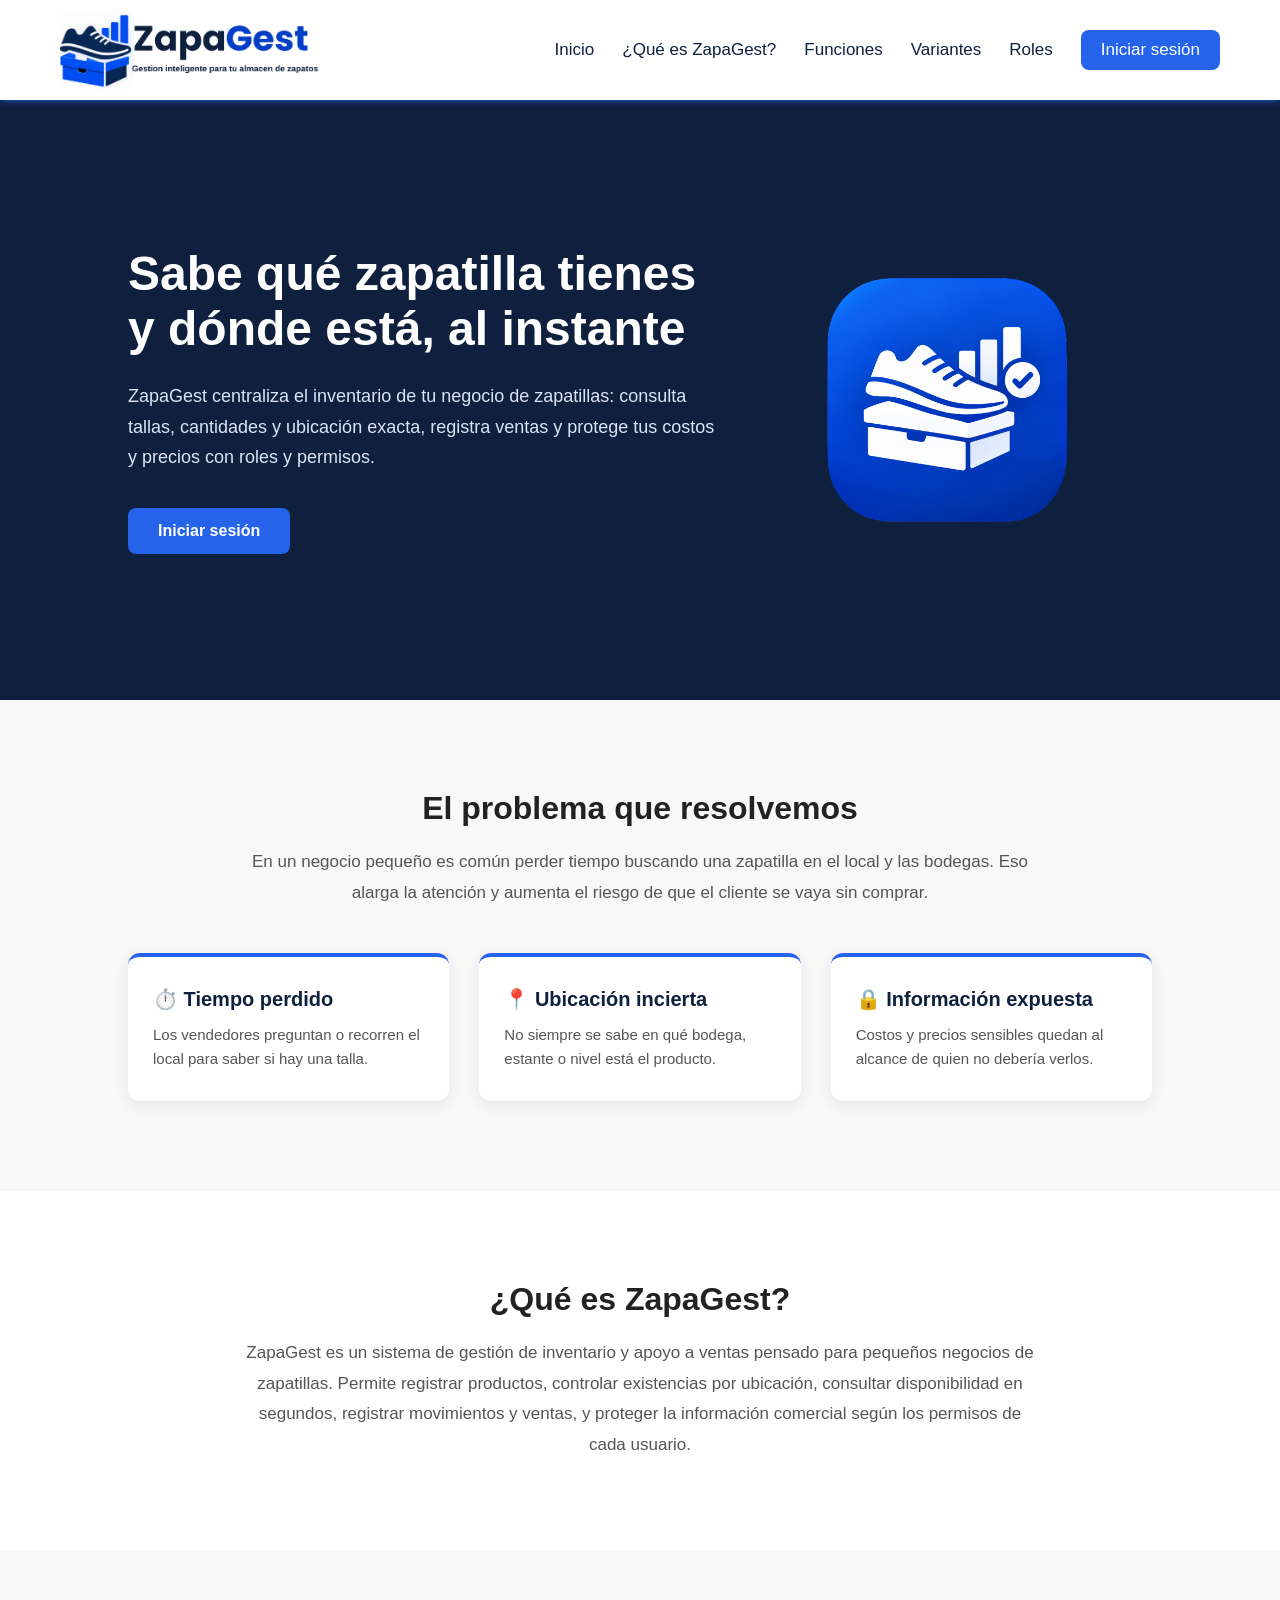
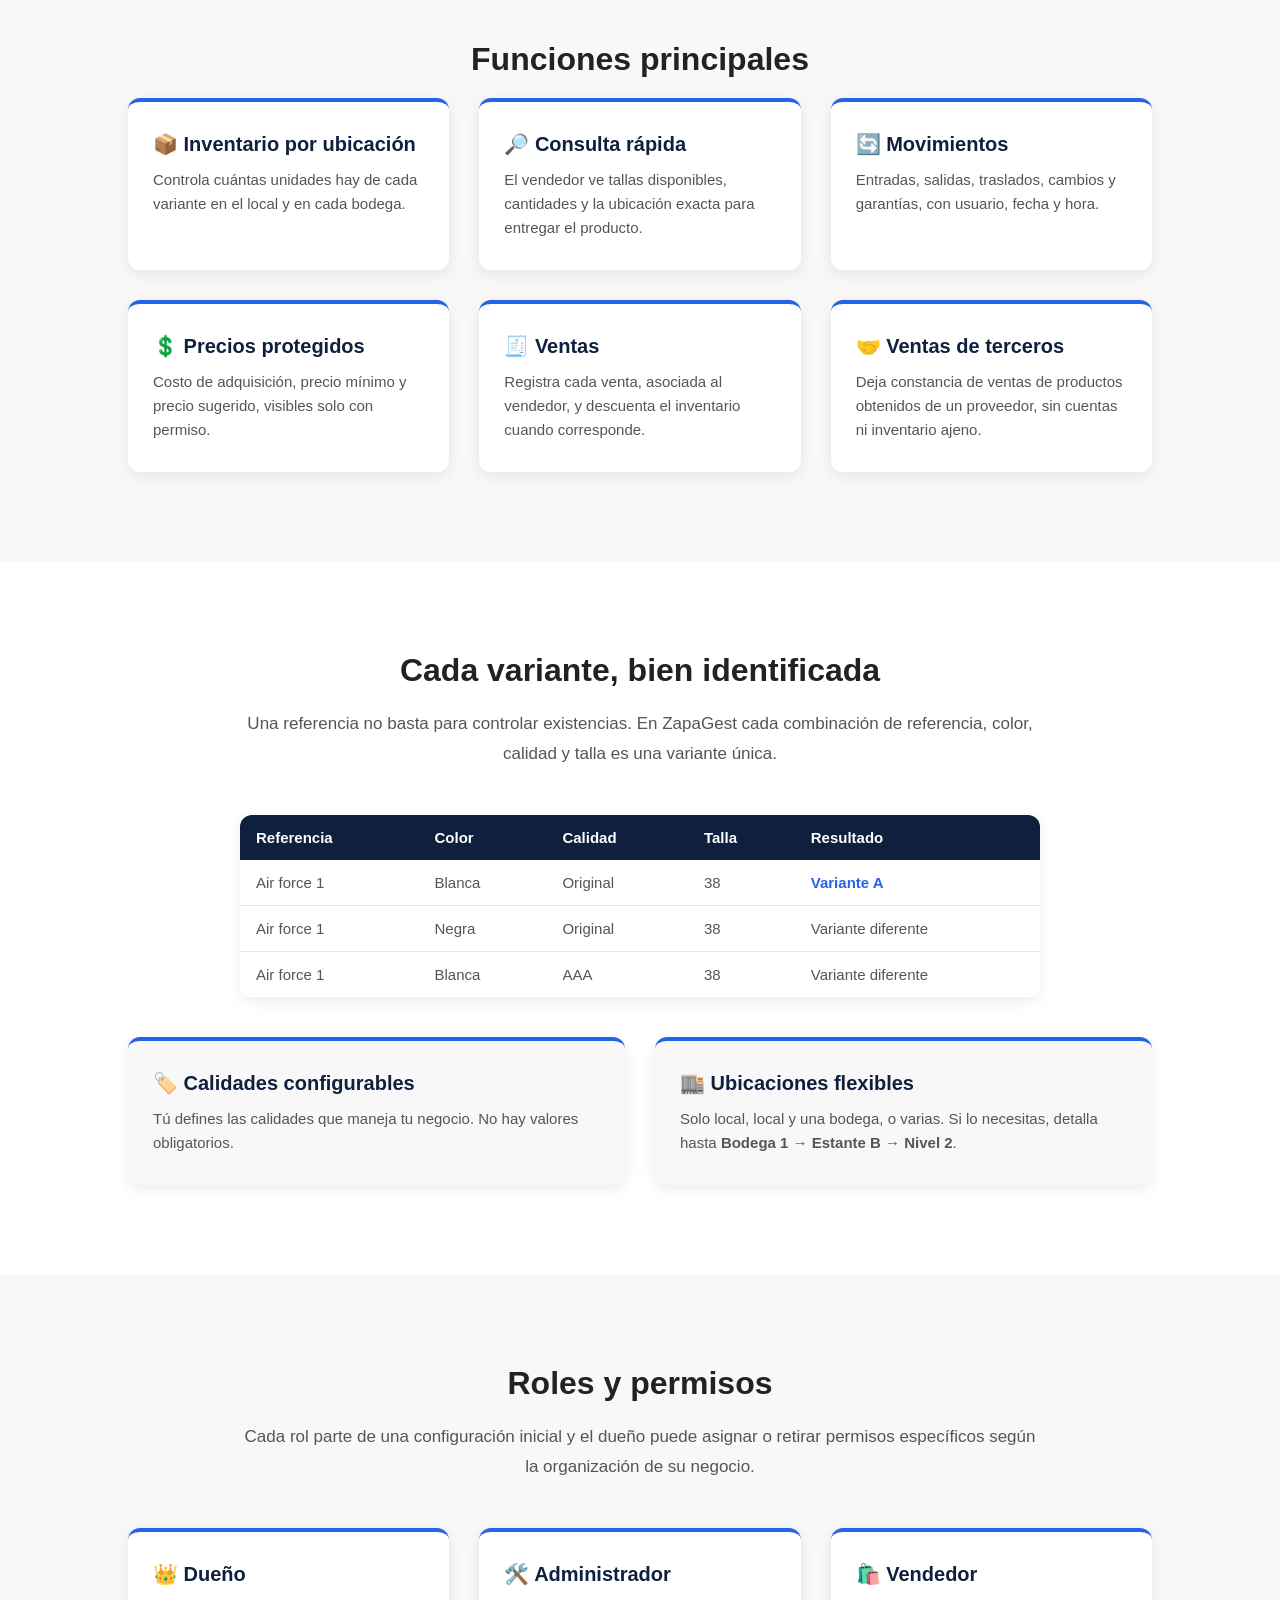
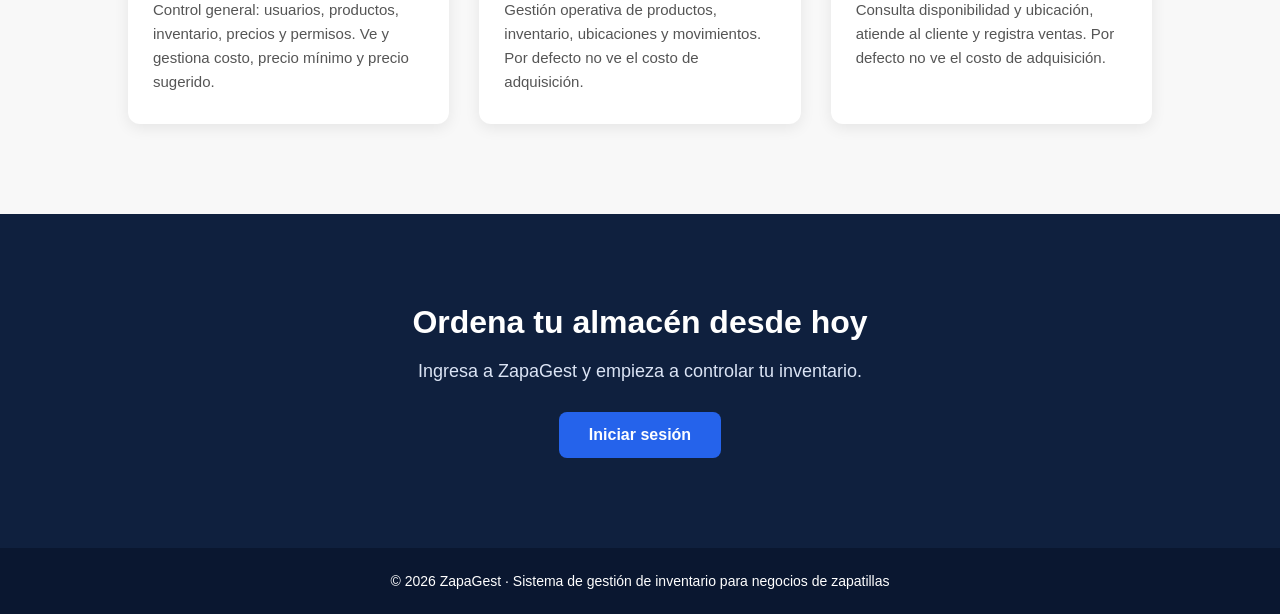
<file: Frontend/index.html>
<!DOCTYPE html>
<html lang="es">

<head>
    <meta charset="UTF-8">
    <meta name="viewport" content="width=device-width, initial-scale=1.0">
    <meta name="description" content="ZapaGest: sistema de inventario y apoyo a ventas para pequeños negocios de zapatillas.">

    <title>ZapaGest | Inventario y ventas para negocios de zapatillas</title>

    <link rel="icon" href="img/logo software.png">
    <link rel="stylesheet" href="css/index.css">
</head>

<body>

    <header class="encabezado">

        <div class="logo">
            <img src="img/logo principal 2.png" alt="Logo ZapaGest">
        </div>

        <nav>
            <a href="#inicio">Inicio</a>
            <a href="#nosotros">¿Qué es ZapaGest?</a>
            <a href="#funciones">Funciones</a>
            <a href="#variantes">Variantes</a>
            <a href="#roles">Roles</a>
            <a href="login.html" class="nav-boton">Iniciar sesión</a>
        </nav>

    </header>


    <main>

        <!-- HERO -->
        <section id="inicio" class="hero">

            <div class="hero-texto">

                <h1>Sabe qué zapatilla tienes y dónde está, al instante</h1>

                <p>
                    ZapaGest centraliza el inventario de tu negocio de zapatillas:
                    consulta tallas, cantidades y ubicación exacta, registra ventas
                    y protege tus costos y precios con roles y permisos.
                </p>

                <a href="login.html" class="boton">Iniciar sesión</a>

            </div>

            <div class="hero-logo">
                <img src="img/logo software.png" alt="ZapaGest">
            </div>

        </section>


        <!-- PROBLEMA -->
        <section id="problema">

            <h2>El problema que resolvemos</h2>

            <p class="intro">
                En un negocio pequeño es común perder tiempo buscando una zapatilla
                en el local y las bodegas. Eso alarga la atención y aumenta el riesgo
                de que el cliente se vaya sin comprar.
            </p>

            <div class="tarjetas tres">
                <article>
                    <h3>⏱️ Tiempo perdido</h3>
                    <p>Los vendedores preguntan o recorren el local para saber si hay una talla.</p>
                </article>
                <article>
                    <h3>📍 Ubicación incierta</h3>
                    <p>No siempre se sabe en qué bodega, estante o nivel está el producto.</p>
                </article>
                <article>
                    <h3>🔒 Información expuesta</h3>
                    <p>Costos y precios sensibles quedan al alcance de quien no debería verlos.</p>
                </article>
            </div>

        </section>


        <!-- QUÉ ES -->
        <section id="nosotros">

            <h2>¿Qué es ZapaGest?</h2>

            <p>
                ZapaGest es un sistema de gestión de inventario y apoyo a ventas
                pensado para pequeños negocios de zapatillas. Permite registrar productos,
                controlar existencias por ubicación, consultar disponibilidad en segundos,
                registrar movimientos y ventas, y proteger la información comercial
                según los permisos de cada usuario.
            </p>

        </section>


        <!-- FUNCIONES -->
        <section id="funciones">

            <h2>Funciones principales</h2>

            <div class="tarjetas">

                <article>
                    <h3>📦 Inventario por ubicación</h3>
                    <p>Controla cuántas unidades hay de cada variante en el local y en cada bodega.</p>
                </article>

                <article>
                    <h3>🔎 Consulta rápida</h3>
                    <p>El vendedor ve tallas disponibles, cantidades y la ubicación exacta para entregar el producto.</p>
                </article>

                <article>
                    <h3>🔄 Movimientos</h3>
                    <p>Entradas, salidas, traslados, cambios y garantías, con usuario, fecha y hora.</p>
                </article>

                <article>
                    <h3>💲 Precios protegidos</h3>
                    <p>Costo de adquisición, precio mínimo y precio sugerido, visibles solo con permiso.</p>
                </article>

                <article>
                    <h3>🧾 Ventas</h3>
                    <p>Registra cada venta, asociada al vendedor, y descuenta el inventario cuando corresponde.</p>
                </article>

                <article>
                    <h3>🤝 Ventas de terceros</h3>
                    <p>Deja constancia de ventas de productos obtenidos de un proveedor, sin cuentas ni inventario ajeno.</p>
                </article>

            </div>

        </section>


        <!-- VARIANTES Y UBICACIONES -->
        <section id="variantes">

            <h2>Cada variante, bien identificada</h2>

            <p class="intro">
                Una referencia no basta para controlar existencias. En ZapaGest cada
                combinación de referencia, color, calidad y talla es una variante única.
            </p>

            <div class="tabla-scroll">
                <table>
                    <thead>
                        <tr>
                            <th>Referencia</th>
                            <th>Color</th>
                            <th>Calidad</th>
                            <th>Talla</th>
                            <th>Resultado</th>
                        </tr>
                    </thead>
                    <tbody>
                        <tr><td>Air force 1</td><td>Blanca</td><td>Original</td><td>38</td><td>Variante A</td></tr>
                        <tr><td>Air force 1</td><td>Negra</td><td>Original</td><td>38</td><td>Variante diferente</td></tr>
                        <tr><td>Air force 1</td><td>Blanca</td><td>AAA</td><td>38</td><td>Variante diferente</td></tr>
                    </tbody>
                </table>
            </div>

            <div class="tarjetas dos">
                <article>
                    <h3>🏷️ Calidades configurables</h3>
                    <p>Tú defines las calidades que maneja tu negocio. No hay valores obligatorios.</p>
                </article>
                <article>
                    <h3>🏬 Ubicaciones flexibles</h3>
                    <p>Solo local, local y una bodega, o varias. Si lo necesitas, detalla hasta
                        <strong>Bodega 1 → Estante B → Nivel 2</strong>.</p>
                </article>
            </div>

        </section>


        <!-- ROLES -->
        <section id="roles">

            <h2>Roles y permisos</h2>

            <p class="intro">
                Cada rol parte de una configuración inicial y el dueño puede asignar
                o retirar permisos específicos según la organización de su negocio.
            </p>

            <div class="tarjetas tres">

                <article>
                    <h3>👑 Dueño</h3>
                    <p>Control general: usuarios, productos, inventario, precios y permisos. Ve y gestiona costo, precio mínimo y precio sugerido.</p>
                </article>

                <article>
                    <h3>🛠️ Administrador</h3>
                    <p>Gestión operativa de productos, inventario, ubicaciones y movimientos. Por defecto no ve el costo de adquisición.</p>
                </article>

                <article>
                    <h3>🛍️ Vendedor</h3>
                    <p>Consulta disponibilidad y ubicación, atiende al cliente y registra ventas. Por defecto no ve el costo de adquisición.</p>
                </article>

            </div>

        </section>


        <!-- CTA -->
        <section id="cta">

            <h2>Ordena tu almacén desde hoy</h2>
            <p>Ingresa a ZapaGest y empieza a controlar tu inventario.</p>
            <a href="login.html" class="boton">Iniciar sesión</a>

        </section>

    </main>


    <footer>
        <p>© 2026 ZapaGest · Sistema de gestión de inventario para negocios de zapatillas</p>
    </footer>

</body>

</html>
</file>
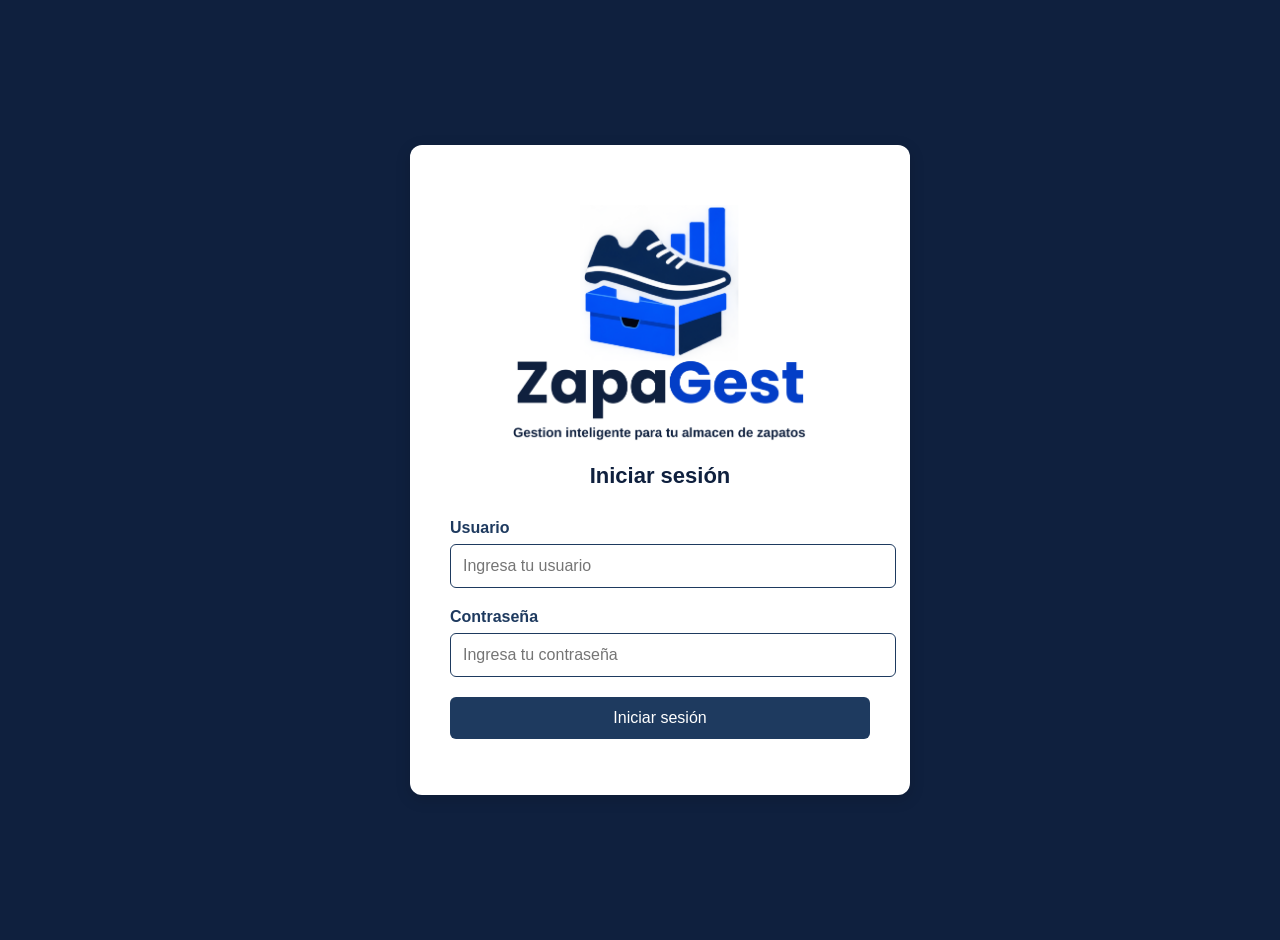
<file: Frontend/bodegas.html>
<!DOCTYPE html>
<html lang="es">

<head>
    <meta charset="UTF-8">
    <meta name="viewport" content="width=device-width, initial-scale=1.0">
    <title>ZapaGest - Ubicaciones</title>
    <link rel="icon" href="img/logo software.png" type="image/png">
    <link rel="stylesheet" href="css/style.css">
    <link rel="stylesheet" href="css/dashboard.css">
    <link rel="stylesheet" href="css/bodegas.css">
    <link rel="stylesheet" href="https://cdnjs.cloudflare.com/ajax/libs/font-awesome/6.5.1/css/all.min.css">


</head>

<body>

    <div class="app">

        <!-- MENÚ LATERAL -->
        <aside class="sidebar">

            <div class="sidebar-logo">
                <img src="img/logo principal.png" alt="ZapaGest">

            </div>

            <nav class="menu">

                <a href="dashboard.html" class="menu-item">
                    <i class="fa-solid fa-house"></i>
                    <span>Inicio</span>
                </a>

                <a href="bodegas.html" class="menu-item active">
                    <i class="fa-solid fa-shop"></i>
                    <span>Ubicaciones</span>
                </a>

                <a href="calidades.html" class="menu-item">
                    <i class="fa-solid fa-pen"></i>
                    <span>Calidades</span>
                </a>

                <a href="catalogo.html" class="menu-item">
                    <i class="fa-solid fa-folder-open"></i>
                    <span>Catálogo</span>
                </a>

                <a href="modelos.html" class="menu-item">
                    <i class="fa-solid fa-shoe-prints"></i>
                    <span>Modelos</span>
                </a>

                

                <a href="inventario.html" class="menu-item">
                    <i class="fa-solid fa-boxes-stacked"></i>
                    <span>Inventario</span>
                </a>

                <a href="buscador.html" class="menu-item">
                    <i class="fa-solid fa-magnifying-glass"></i>
                    <span>Buscar</span>
                </a>

                <a href="usuarios.html" class="menu-item">
                    <i class="fa-solid fa-users"></i>
                    <span>Usuarios</span>
                </a>

                <a href="traslados.html" class="menu-item">
                    <i class="fa-solid fa-truck-fast"></i>
                    <span>Traslados</span>
                </a>

            </nav>



        </aside>

        <!-- CONTENIDO -->
        <main class="contenido">

            <header class="topbar">

                <div class="topbar-izq">
                    <button type="button" id="menuToggle" class="menu-toggle" aria-label="Mostrar u ocultar menú"
                        aria-expanded="true">
                        <i class="fa-solid fa-bars"></i>
                    </button>
                    <img src="img/logo principal 2.png" class="topbar-logo" alt="ZapaGest">
                </div>


                <div class="usuario-menu">
                    <button class="usuario" id="usuarioBtn" aria-expanded="false">
                        <i class="fa-solid fa-circle-user avatar"></i>
                        <div class="usuario-info">
                            <strong></strong>
                            <small class="rol"></small>
                        </div>
                        <i class="fa-solid fa-chevron-down flecha"></i>
                    </button>

                    <div class="dropdown" id="usuarioDropdown">
                        <div class="dropdown-perfil">
                            <i class="fa-solid fa-circle-user"></i>
                            <div>
                                <strong></strong>
                                <small class="rol"></small>
                            </div>
                        </div>

                        <hr>

                        <!-- <a href="perfil.html" class="dropdown-item">
                            <i class="fa-solid fa-user"></i> Mi perfil
                        </a> -->

                        <button id="logoutButton" class="dropdown-item logout">
                            <i class="fa-solid fa-right-from-bracket"></i> Cerrar sesión
                        </button>
                    </div>
                </div>

            </header>

            <section class="dashboard">

                <h1>Ubicaciones</h1>
                <p class="descripcion">
                    Registra los lugares donde guardas o vendes tu mercancía.
                </p>

                <div class="bodegas-grid">

                    <!-- FORMULARIO -->
                    <section class="panel">
                        <h2 id="tituloForm">Nueva ubicación</h2>

                        <form id="bodegaForm" novalidate>

                            <div class="form-group">
                                <label for="nombre">Nombre</label>
                                <input type="text" id="nombre" name="nombre" placeholder="Ej. Local Principal"
                                    maxlength="60">
                            </div>

                            <div class="acciones-form">
                                <button type="submit" id="guardarBtn">Guardar ubicación
                                </button>
                                <button type="button" id="cancelarBtn" class="secundario" hidden>Cancelar</button>
                            </div>

                            <p id="mensaje" class="mensaje" role="status"></p>
                        </form>
                    </section>

                    <!-- LISTA -->
                    <section class="panel panel-lista">
                        <div class="panel-encabezado">
                            <h2>Mis ubicaciones</h2>
                            <span id="contador" class="contador">0 de 10</span>
                        </div>

                        <table class="tabla" id="tablaBodegas">
                            <thead>
                                <tr>
                                    <th>ID</th>
                                    <th>Nombre</th>
                                    <th>Estado</th>
                                    <th>Acción</th>
                                </tr>
                            </thead>
                            <tbody></tbody>
                        </table>

                        <p id="vacio" class="vacio" hidden>
                            Aún no tienes bodegas. Crea la primera con el formulario.
                        </p>
                    </section>

                </div>

            </section>

        </main>

    </div>

    <script src="js/api.js"></script>
    <script src="js/menu-rol.js"></script>
    <script src="js/dashboard.js"></script>
    <script src="js/bodegas.js"></script>

</body>

</html>
</file>
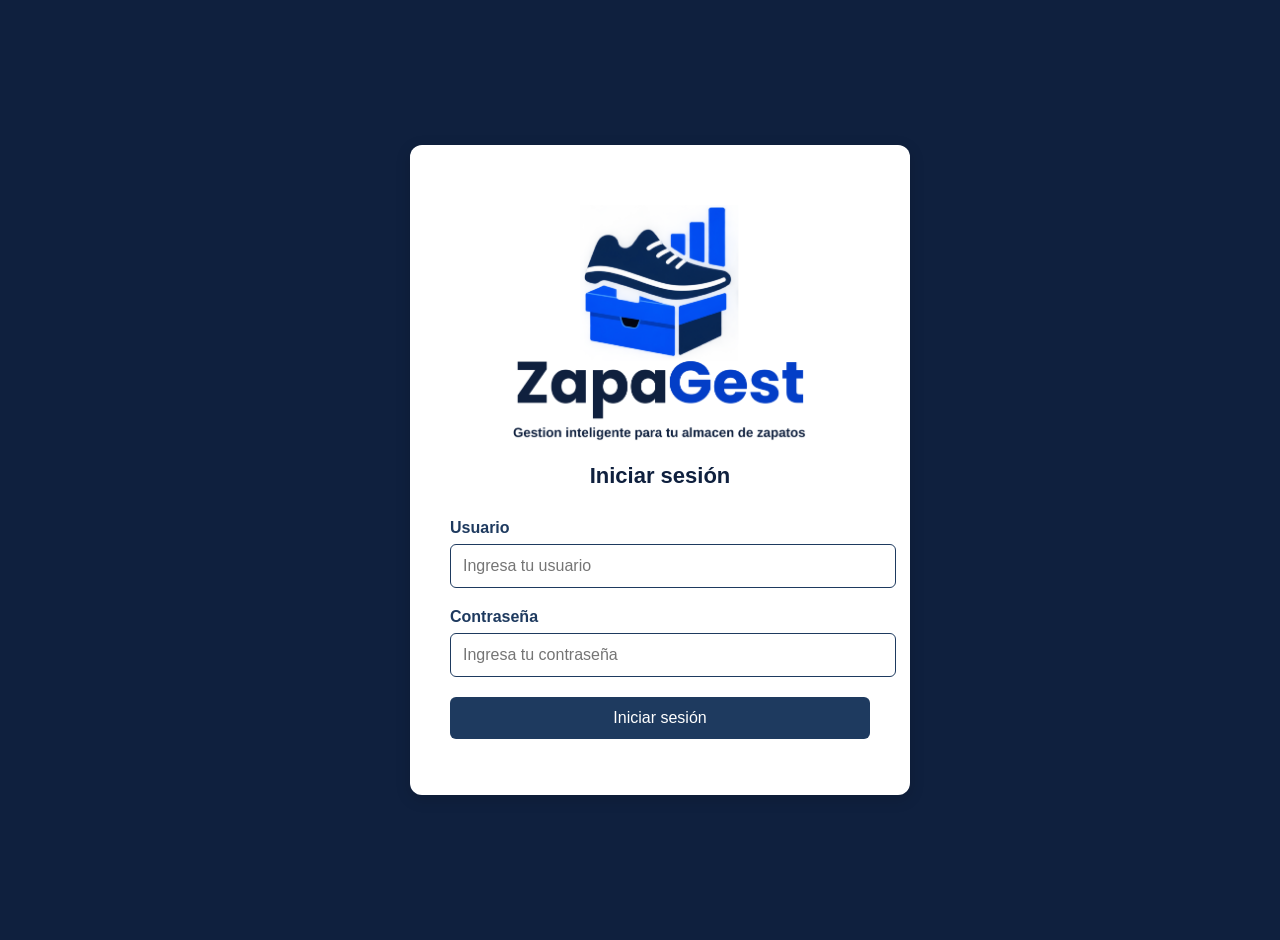
<file: Frontend/buscador.html>
<!DOCTYPE html>
<html lang="es">

<head>
    <meta charset="UTF-8">
    <meta name="viewport" content="width=device-width, initial-scale=1.0">
    <title>ZapaGest - Buscar</title>
    <link rel="icon" href="img/logo software.png" type="image/png">
    <link rel="stylesheet" href="css/style.css">
    <link rel="stylesheet" href="css/dashboard.css">
    <link rel="stylesheet" href="css/bodegas.css">
    <link rel="stylesheet" href="css/inventario.css">
    <link rel="stylesheet" href="css/buscador.css">
    <link rel="stylesheet" href="https://cdnjs.cloudflare.com/ajax/libs/font-awesome/6.5.1/css/all.min.css">
</head>

<body>

    <div class="app">

        <aside class="sidebar">
            <div class="sidebar-logo">
                <img src="img/logo principal.png" alt="ZapaGest">
            </div>

            <nav class="menu">

                <a href="dashboard.html" class="menu-item">
                    <i class="fa-solid fa-house"></i>
                    <span>Inicio</span>
                </a>

                <a href="bodegas.html" class="menu-item">
                    <i class="fa-solid fa-shop"></i>
                    <span>Ubicaciones</span>
                </a>

                <a href="calidades.html" class="menu-item">
                    <i class="fa-solid fa-pen"></i>
                    <span>Calidades</span>
                </a>

                <a href="catalogo.html" class="menu-item">
                    <i class="fa-solid fa-folder-open"></i>
                    <span>Catálogo</span>
                </a>

                <a href="modelos.html" class="menu-item">
                    <i class="fa-solid fa-shoe-prints"></i>
                    <span>Modelos</span>
                </a>

                <a href="inventario.html" class="menu-item">
                    <i class="fa-solid fa-boxes-stacked"></i>
                    <span>Inventario</span>
                </a>

                <a href="buscador.html" class="menu-item active">
                    <i class="fa-solid fa-magnifying-glass"></i>
                    <span>Buscar</span>
                </a>

                <a href="usuarios.html" class="menu-item">
                    <i class="fa-solid fa-users"></i>
                    <span>Usuarios</span>
                </a>

                <a href="traslados.html" class="menu-item">
                    <i class="fa-solid fa-truck-fast"></i>
                    <span>Traslados</span>
                </a>

            </nav>
        </aside>

        <main class="contenido">

            <header class="topbar">

                <div class="topbar-izq">
                    <button type="button" id="menuToggle" class="menu-toggle" aria-label="Mostrar u ocultar menú"
                        aria-expanded="true">
                        <i class="fa-solid fa-bars"></i>
                    </button>
                    <img src="img/logo principal 2.png" class="topbar-logo" alt="ZapaGest">
                </div>

                <div class="usuario-menu">
                    <button class="usuario" id="usuarioBtn" aria-expanded="false">
                        <i class="fa-solid fa-circle-user avatar"></i>
                        <div class="usuario-info">
                            <strong></strong>
                            <small class="rol"></small>
                        </div>
                        <i class="fa-solid fa-chevron-down flecha"></i>
                    </button>

                    <div class="dropdown" id="usuarioDropdown">
                        <div class="dropdown-perfil">
                            <i class="fa-solid fa-circle-user"></i>
                            <div>
                                <strong></strong>
                                <small class="rol"></small>
                            </div>
                        </div>

                        <hr>

                        <button id="logoutButton" class="dropdown-item logout">
                            <i class="fa-solid fa-right-from-bracket"></i> Cerrar sesión
                        </button>
                    </div>
                </div>

            </header>

            <section class="dashboard">

                <h1>Buscar zapatos</h1>
                <p class="descripcion">Mira qué hay disponible y filtra por referencia, nombre, color, talla o calidad.</p>

                <section class="panel">
                    <div class="buscar-barra">
                        <input type="search" id="q" placeholder="Ej. AF1-001, Nike, Air Force..."
                            autocomplete="off" aria-label="Buscar zapato">
                    </div>

                    <div class="filtros">
                        <select id="filtroColor" aria-label="Filtrar por color"></select>
                        <select id="filtroTalla" aria-label="Filtrar por talla"></select>
                        <select id="filtroCalidad" aria-label="Filtrar por calidad"></select>
                    </div>

                    <p id="estado" class="estado-busqueda" role="status"></p>
                    <p id="mensaje" class="mensaje" role="status"></p>

                    <div class="tabla-scroll">
                        <table class="tabla" id="tablaResultados">
                            <thead>
                                <tr>
                                    <th>Referencia</th>
                                    <th>Modelo</th>
                                    <th>Color</th>
                                    <th>Talla</th>
                                    <th>Calidad</th>
                                    <th>Disponibilidad</th>
                                    <th>Precio sugerido</th>
                                </tr>
                            </thead>
                            <tbody></tbody>
                        </table>
                    </div>
                </section>

            </section>

        </main>
    </div>

    <script src="js/api.js"></script>
    <script src="js/menu-rol.js"></script>
    <script src="js/dashboard.js"></script>
    <script src="js/buscador.js"></script>

</body>

</html>
</file>
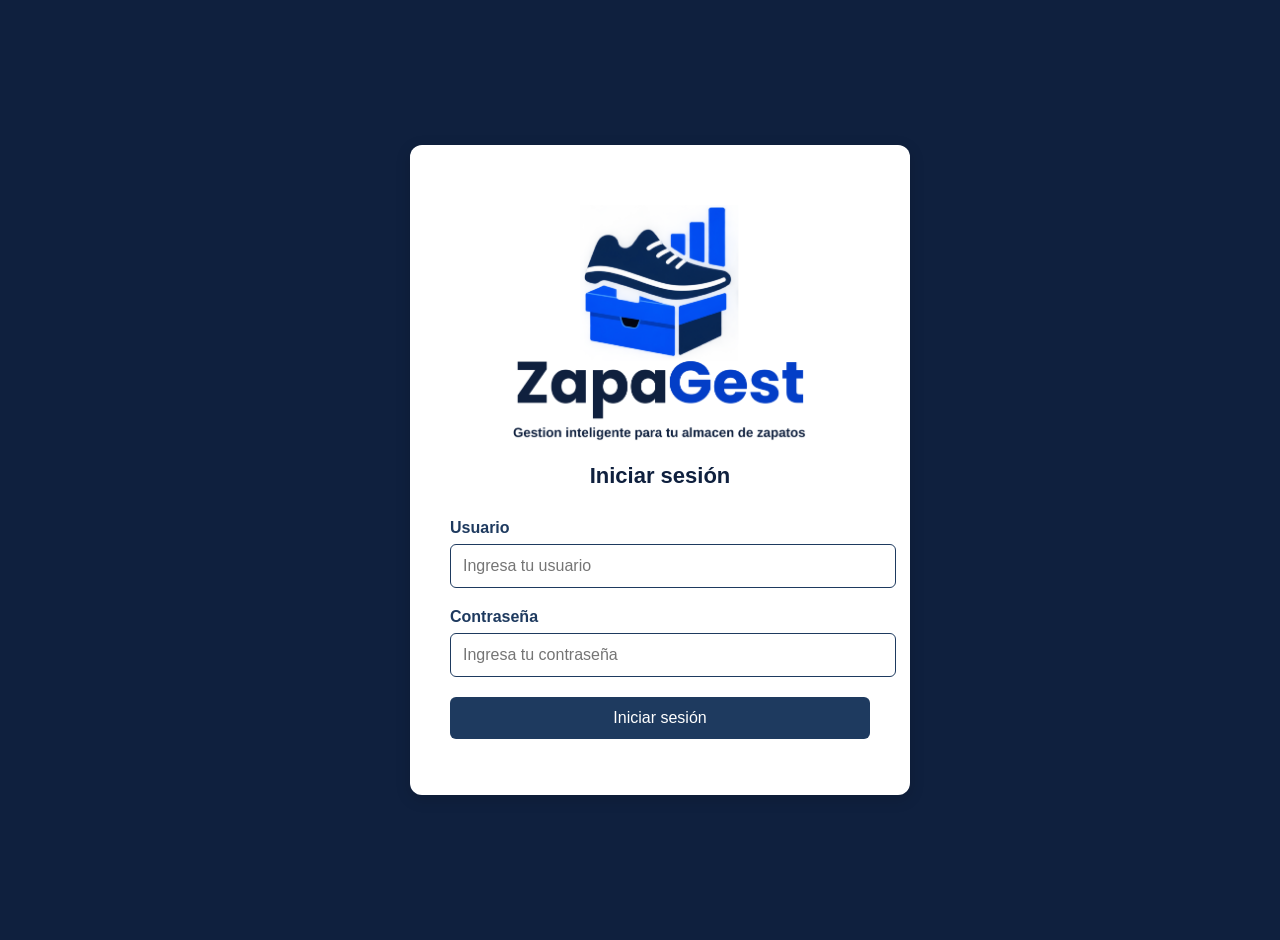
<file: Frontend/calidades.html>
<!DOCTYPE html>
<html lang="es">

<head>
    <meta charset="UTF-8">
    <meta name="viewport" content="width=device-width, initial-scale=1.0">
    <title>ZapaGest - Calidades</title>
    <link rel="icon" href="img/logo software.png" type="image/png">
    <link rel="stylesheet" href="css/style.css">
    <link rel="stylesheet" href="css/dashboard.css">
    <link rel="stylesheet" href="css/bodegas.css">
    <link rel="stylesheet" href="https://cdnjs.cloudflare.com/ajax/libs/font-awesome/6.5.1/css/all.min.css">


</head>

<body>

    <div class="app">

        <!-- MENÚ LATERAL -->
        <aside class="sidebar">

            <div class="sidebar-logo">
                <img src="img/logo principal.png" alt="ZapaGest">

            </div>

            <nav class="menu">

                <a href="dashboard.html" class="menu-item">
                    <i class="fa-solid fa-house"></i>
                    <span>Inicio</span>
                </a>

                <a href="bodegas.html" class="menu-item">
                    <i class="fa-solid fa-shop"></i>
                    <span>Ubicaciones</span>
                </a>

                <a href="calidades.html" class="menu-item active">
                    <i class="fa-solid fa-pen"></i>
                    <span>Calidades</span>
                </a>

                <a href="catalogo.html" class="menu-item">
                    <i class="fa-solid fa-folder-open"></i>
                    <span>Catálogo</span>
                </a>

                <a href="modelos.html" class="menu-item">
                    <i class="fa-solid fa-shoe-prints"></i>
                    <span>Modelos</span>
                </a>

                

                <a href="inventario.html" class="menu-item">
                    <i class="fa-solid fa-boxes-stacked"></i>
                    <span>Inventario</span>
                </a>

                <a href="buscador.html" class="menu-item">
                    <i class="fa-solid fa-magnifying-glass"></i>
                    <span>Buscar</span>
                </a>

                <a href="usuarios.html" class="menu-item">
                    <i class="fa-solid fa-users"></i>
                    <span>Usuarios</span>
                </a>

                <a href="traslados.html" class="menu-item">
                    <i class="fa-solid fa-truck-fast"></i>
                    <span>Traslados</span>
                </a>


            </nav>



        </aside>

        <!-- CONTENIDO -->
        <main class="contenido">

            <header class="topbar">

                <div class="topbar-izq">
                    <button type="button" id="menuToggle" class="menu-toggle" aria-label="Mostrar u ocultar menú"
                        aria-expanded="true">
                        <i class="fa-solid fa-bars"></i>
                    </button>
                    <img src="img/logo principal 2.png" class="topbar-logo" alt="ZapaGest">
                </div>


                <div class="usuario-menu">
                    <button class="usuario" id="usuarioBtn" aria-expanded="false">
                        <i class="fa-solid fa-circle-user avatar"></i>
                        <div class="usuario-info">
                            <strong></strong>
                            <small class="rol"></small>
                        </div>
                        <i class="fa-solid fa-chevron-down flecha"></i>
                    </button>

                    <div class="dropdown" id="usuarioDropdown">
                        <div class="dropdown-perfil">
                            <i class="fa-solid fa-circle-user"></i>
                            <div>
                                <strong></strong>
                                <small class="rol"></small>
                            </div>
                        </div>

                        <hr>

                        <!-- <a href="perfil.html" class="dropdown-item">
                            <i class="fa-solid fa-user"></i> Mi perfil
                        </a> -->

                        <button id="logoutButton" class="dropdown-item logout">
                            <i class="fa-solid fa-right-from-bracket"></i> Cerrar sesión
                        </button>
                    </div>
                </div>

            </header>

            <section class="dashboard">

                <h1>Calidades</h1>
                <p class="descripcion">
                    Define las calidades de tu negocio
                </p>

                <div class="bodegas-grid">

                    <!-- FORMULARIO -->
                    <section class="panel">
                        <h2 id="tituloForm">Nueva calidad</h2>

                        <form id="calidadForm" novalidate>

                            <div class="form-group">
                                <label for="nombre">Nombre</label>
                                <input type="text" id="nombre" name="nombre"
                                    placeholder="Ej. Original, Nacional, Importada" maxlength="40">
                            </div>

                            <div class="acciones-form">
                                <button type="submit" id="guardarBtn">Guardar calidad</button>
                                <button type="button" id="cancelarBtn" class="secundario" hidden>Cancelar</button>
                            </div>

                            <p id="mensaje" class="mensaje" role="status"></p>
                        </form>
                    </section>

                    <!-- LISTA -->
                    <section class="panel panel-lista">
                        <div class="panel-encabezado">
                            <h2>Mis calidades</h2>
                            <span id="contador" class="contador">0</span>
                        </div>

                        <table class="tabla" id="tablaCalidades">
                            <thead>
                                <tr>
                                    <th>Nombre</th>
                                    <th>Acciónes</th>
                                </tr>
                            </thead>
                            <tbody></tbody>
                        </table>

                        <p id="vacio" class="vacio" hidden>
                            Aún no tienes calidades. Crea la primera con el formulario.
                        </p>
                    </section>

                </div>

            </section>

        </main>

    </div>

    <script src="js/api.js"></script>
    <script src="js/menu-rol.js"></script>
    <script src="js/dashboard.js"></script>
    <script src="js/calidades.js"></script>

</body>

</html>
</file>
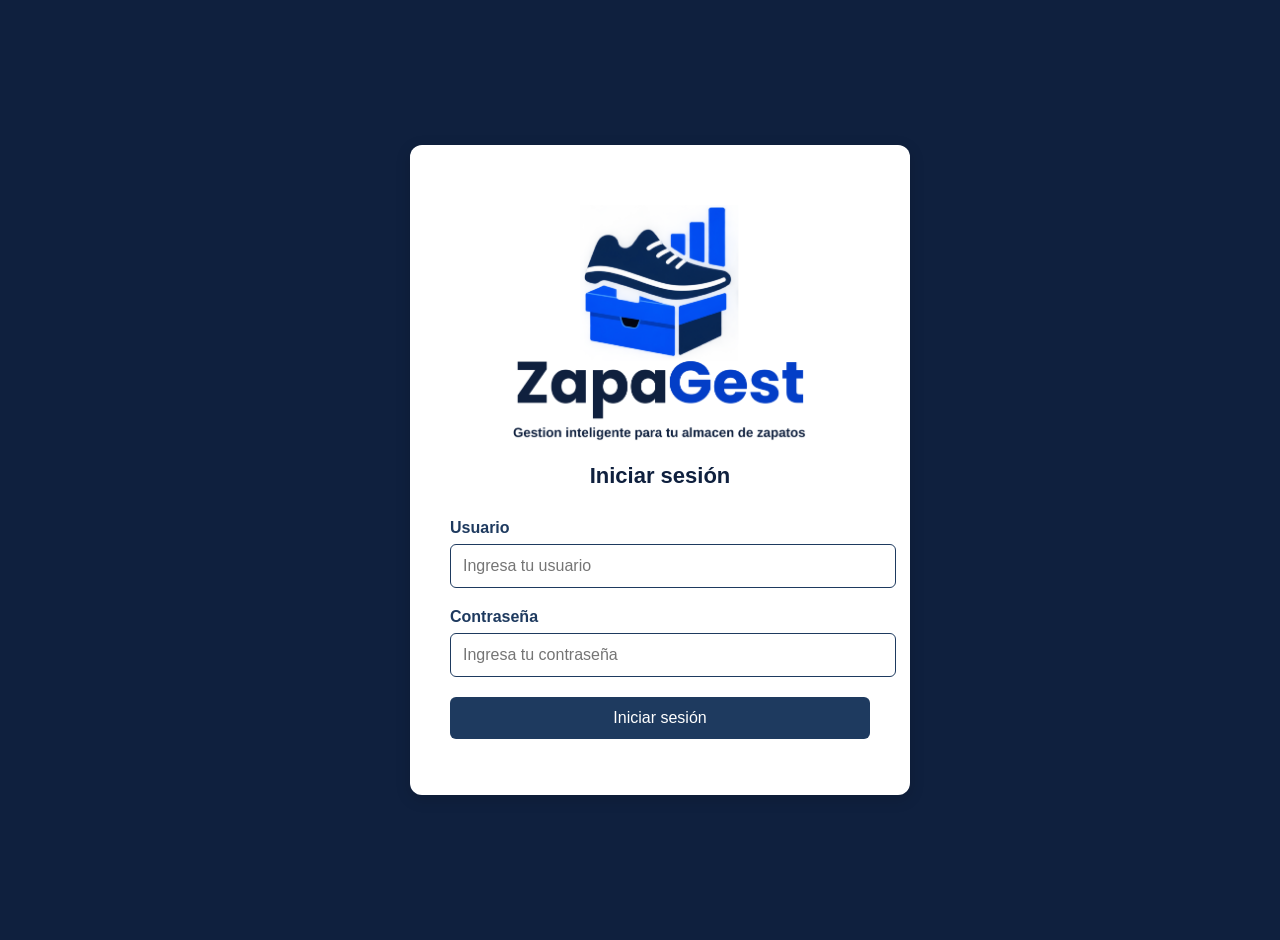
<file: Frontend/catalogo.html>
<!DOCTYPE html>
<html lang="es">

<head>
    <meta charset="UTF-8">
    <meta name="viewport" content="width=device-width, initial-scale=1.0">
    <title>ZapaGest - Catálogo</title>
    <link rel="icon" href="img/logo software.png" type="image/png">
    <link rel="stylesheet" href="css/style.css">
    <link rel="stylesheet" href="css/dashboard.css">
    <link rel="stylesheet" href="css/bodegas.css"> <!-- tabla, mensajes, contador -->
    <link rel="stylesheet" href="css/catalogo.css">
    <link rel="stylesheet" href="https://cdnjs.cloudflare.com/ajax/libs/font-awesome/6.5.1/css/all.min.css">
</head>

<body>

    <div class="app">

        <!-- MENÚ LATERAL -->
        <aside class="sidebar">

            <div class="sidebar-logo">
                <img src="img/logo principal.png" alt="ZapaGest">
            </div>

            <nav class="menu">

                <a href="dashboard.html" class="menu-item">
                    <i class="fa-solid fa-house"></i>
                    <span>Inicio</span>
                </a>

                <a href="bodegas.html" class="menu-item">
                    <i class="fa-solid fa-shop"></i>
                    <span>Ubicaciones</span>
                </a>

                <a href="calidades.html" class="menu-item">
                    <i class="fa-solid fa-pen"></i>
                    <span>Calidades</span>
                </a>

                <a href="catalogo.html" class="menu-item active">
                    <i class="fa-solid fa-folder-open"></i>
                    <span>Catálogo</span>
                </a>

                <a href="modelos.html" class="menu-item">
                    <i class="fa-solid fa-shoe-prints"></i>
                    <span>Modelos</span>
                </a>


                <a href="inventario.html" class="menu-item">
                    <i class="fa-solid fa-boxes-stacked"></i>
                    <span>Inventario</span>
                </a>

                <a href="buscador.html" class="menu-item">
                    <i class="fa-solid fa-magnifying-glass"></i>
                    <span>Buscar</span>
                </a>

                <a href="usuarios.html" class="menu-item">
                    <i class="fa-solid fa-users"></i>
                    <span>Usuarios</span>
                </a>

                <a href="traslados.html" class="menu-item">
                    <i class="fa-solid fa-truck-fast"></i>
                    <span>Traslados</span>
                </a>

            </nav>

        </aside>

        <!-- CONTENIDO -->
        <main class="contenido">

            <header class="topbar">

                <div class="topbar-izq">
                    <button type="button" id="menuToggle" class="menu-toggle" aria-label="Mostrar u ocultar menú"
                        aria-expanded="true">
                        <i class="fa-solid fa-bars"></i>
                    </button>
                    <img src="img/logo principal 2.png" class="topbar-logo" alt="ZapaGest">
                </div>

                <div class="usuario-menu">
                    <button class="usuario" id="usuarioBtn" aria-expanded="false">
                        <i class="fa-solid fa-circle-user avatar"></i>
                        <div class="usuario-info">
                            <strong></strong>
                            <small class="rol"></small>
                        </div>
                        <i class="fa-solid fa-chevron-down flecha"></i>
                    </button>

                    <div class="dropdown" id="usuarioDropdown">
                        <div class="dropdown-perfil">
                            <i class="fa-solid fa-circle-user"></i>
                            <div>
                                <strong></strong>
                                <small class="rol"></small>
                            </div>
                        </div>

                        <hr>

                        <button id="logoutButton" class="dropdown-item logout">
                            <i class="fa-solid fa-right-from-bracket"></i> Cerrar sesión
                        </button>
                    </div>
                </div>

            </header>

            <section class="dashboard">

                <div class="panel-catalogo">
                    <h1>Catálogo</h1>
                    <p class="descripcion">
                        Registra tus modelos
                    </p>
                    <!-- Solo se muestra al editar (catalogo.js) -->
                    <button type="button" id="volverModelos" class="btn-volver" hidden> Volver a modelos</button>
                </div>

                <!-- FORMULARIO (sirve para crear y para editar) -->
                <section class="panel">
                    <h2 id="tituloForm">Nuevo modelo</h2>

                    <form id="modeloForm" novalidate>

                        <!-- 1. Datos del modelo -->
                        <fieldset>
                            <legend>Datos del modelo</legend>

                            <div class="fila-3">
                                <div class="form-group">
                                    <label for="referencia">Referencia</label>
                                    <input type="text" id="referencia" placeholder="Ej. AF1-001" maxlength="30">
                                </div>
                                <div class="form-group">
                                    <label for="nombre">Nombre del modelo</label>
                                    <input type="text" id="nombre" placeholder="Ej. Nike Air Force" maxlength="80">
                                </div>
                                <div class="form-group">
                                    <label for="marca">Marca</label>
                                    <input type="text" id="marca" placeholder="Ej. Nike" maxlength="40">
                                </div>
                            </div>
                        </fieldset>

                        <!-- 2. Colores -->
                        <fieldset>
                            <legend>Colores</legend>
                            <select id="selectColor" class="desplegable" aria-label="Elegir color"></select>
                            <div id="nuevoColorWrap" class="agregar-chip" hidden>
                                <input type="text" id="nuevoColor" placeholder=" Nombre del nuevo color" maxlength="30">
                                <button type="button" id="btnAgregarColor" class="secundario">Añadir</button>
                                <button type="button" id="btnCancelarColor" class="secundario">Cancelar</button>
                            </div>
                            <p id="errorNuevoColor" class="error-campo" role="alert" hidden></p>
                            <div id="tagsColores" class="tags"></div>
                        </fieldset>

                        <!-- 3. Tallas -->
                        <fieldset>
                            <legend>Tallas</legend>
                            <select id="selectTalla" class="desplegable" aria-label="Elegir talla"></select>
                            <div id="tagsTallas" class="tags"></div>
                        </fieldset>

                        <p id="resumenVariantes" class="resumen">
                            Elige colores y tallas para ver cuántas combinaciones tendrá el modelo.
                        </p>

                        <!-- 4. Calidades y precios -->
                        <fieldset>
                            <legend>Calidades y precios</legend>
                            <p class="ayuda">
                                Elige una calidad ya creada y define su costo, el precio mínimo al que puedes
                                venderla y su precio sugerido. Puedes añadir varias calidades con precios distintos.
                                Escribe los precios con o sin puntos de miles (por ejemplo, 150000 o 150.000).
                            </p>

                            <select id="selectCalidad" class="desplegable" aria-label="Elegir calidad"></select>

                            <p id="sinCalidades" class="vacio" hidden>
                                Primero crea al menos una calidad en <a href="calidades.html">Calidades</a>.
                            </p>

                            <div class="tabla-scroll">
                                <table class="tabla" id="tablaPrecios" hidden>
                                    <thead>
                                        <tr>
                                            <th>Calidad</th>
                                            <th>Costo</th>
                                            <th>Precio mínimo</th>
                                            <th>Precio sugerido</th>
                                            <th></th>
                                        </tr>
                                    </thead>
                                    <tbody></tbody>
                                </table>
                            </div>
                        </fieldset>

                        <p id="avisoStock" class="aviso">
                            📦 El stock de cada combinación queda en 0. Las cantidades se cargan después, en inventario.
                        </p>

                        <button type="submit" id="guardarBtn">Guardar modelo</button>
                        <p id="mensaje" class="mensaje" role="status"></p>

                    </form>
                </section>

            </section>

        </main>

    </div>

    <script src="js/api.js"></script>
    <script src="js/menu-rol.js"></script>
    <script src="js/dashboard.js"></script>
    <script src="js/catalogo.js"></script>

</body>

</html>
</file>
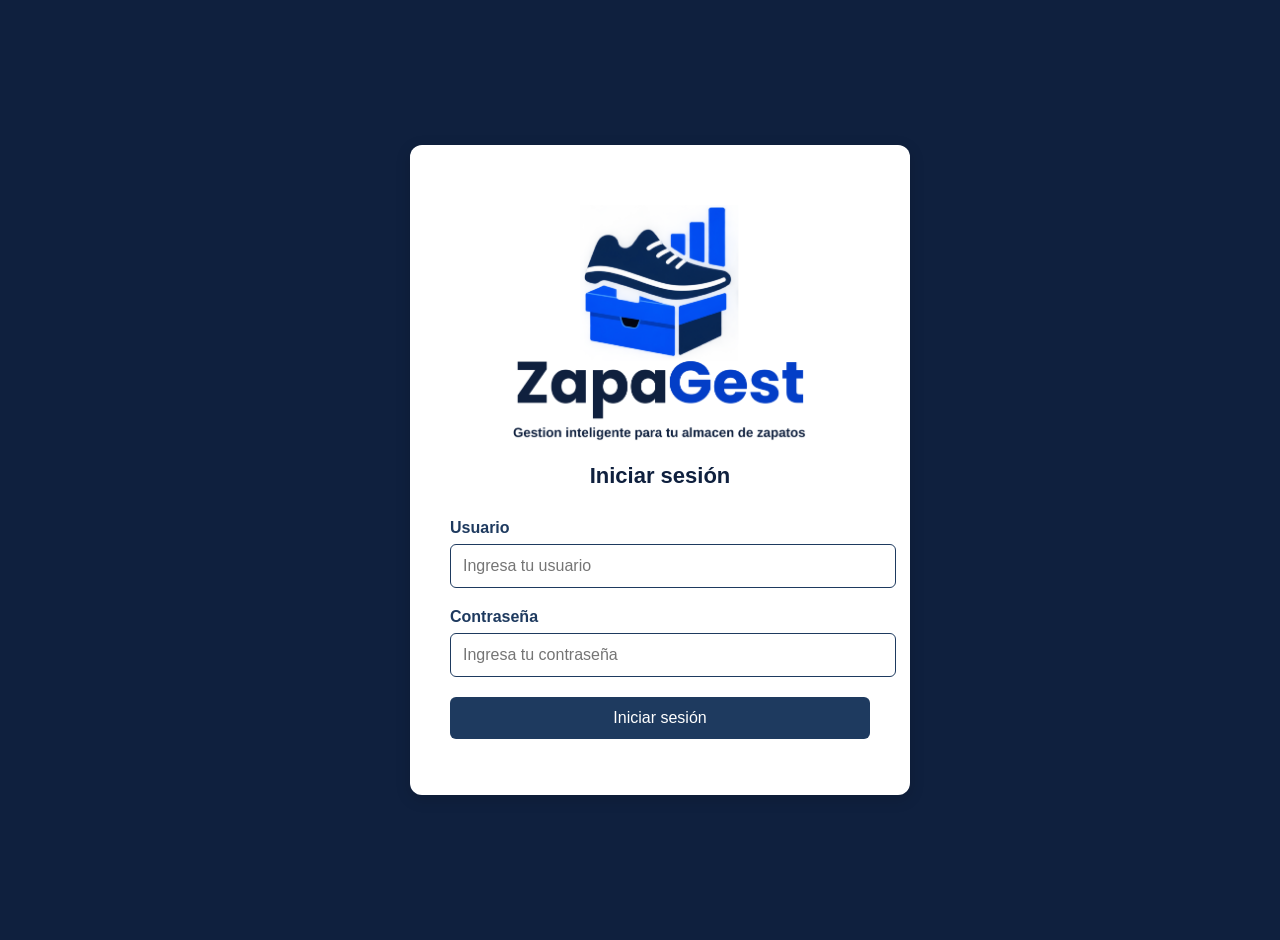
<file: Frontend/dashboard.html>
<!DOCTYPE html>
<html lang="es">

<head>
    <meta charset="UTF-8">
    <meta name="viewport" content="width=device-width, initial-scale=1.0">

    <title>ZapaGest - Dashboard</title>
    <link rel="icon" href="img/logo software.png" type="image/png">
    <link rel="stylesheet" href="css/style.css">
    <link rel="stylesheet" href="css/dashboard.css">
    <link rel="stylesheet" href="https://cdnjs.cloudflare.com/ajax/libs/font-awesome/6.5.1/css/all.min.css">
    

</head>

<body>

    <div class="app">

        <!-- MENÚ LATERAL -->
        <aside class="sidebar">

            <div class="sidebar-logo">
                <img src="img/logo principal.png" alt="ZapaGest">

            </div>

            <nav class="menu">
 
                <a href="dashboard.html" class="menu-item active">
                    <i class="fa-solid fa-house"></i>
                    <span>Inicio</span>
                </a>

                <a href="bodegas.html" class="menu-item">
                    <i class="fa-solid fa-shop"></i>
                    <span>Ubicaciones</span>
                </a>

                <a href="calidades.html" class="menu-item">
                    <i class="fa-solid fa-pen"></i>
                    <span>Calidades</span>
                </a>

                <a href="catalogo.html" class="menu-item">
                    <i class="fa-solid fa-folder-open"></i>
                    <span>Catálogo</span>
                </a>

                <a href="modelos.html" class="menu-item">
                    <i class="fa-solid fa-shoe-prints"></i>
                    <span>Modelos</span>
                </a>
                
                <a href="inventario.html" class="menu-item">
                    <i class="fa-solid fa-boxes-stacked"></i>
                    <span>Inventario</span>
                </a>

                <a href="buscador.html" class="menu-item">
                    <i class="fa-solid fa-magnifying-glass"></i>
                    <span>Buscar</span>
                </a>

                <a href="usuarios.html" class="menu-item">
                    <i class="fa-solid fa-users"></i>
                    <span>Usuarios</span>
                </a>

                <a href="traslados.html" class="menu-item">
                    <i class="fa-solid fa-truck-fast"></i>
                    <span>Traslados</span>
                </a>
                
            </nav>



        </aside>


        <!-- CONTENIDO -->
        <main class="contenido">

            <header class="topbar">

                <div class="topbar-izq">
                    <button type="button" id="menuToggle" class="menu-toggle" aria-label="Mostrar u ocultar menú"
                        aria-expanded="true">
                        <i class="fa-solid fa-bars"></i>
                    </button>
                    <img src="img/logo principal 2.png" class="topbar-logo" alt="ZapaGest">
                </div>


                <div class="usuario-menu">
                    <button class="usuario" id="usuarioBtn" aria-expanded="false">
                        <i class="fa-solid fa-circle-user avatar"></i>
                        <div class="usuario-info">
                            <strong></strong>
                            <small class="rol"></small>
                        </div>
                        <i class="fa-solid fa-chevron-down flecha"></i>
                    </button>

                    <div class="dropdown" id="usuarioDropdown">
                        <div class="dropdown-perfil">
                            <i class="fa-solid fa-circle-user"></i>
                            <div>
                                <strong></strong>
                                <small class="rol"></small>
                            </div>
                        </div>

                        <hr>

                        <!-- <a href="perfil.html" class="dropdown-item">
                            <i class="fa-solid fa-user"></i> Mi perfil
                        </a> -->

                        <button id="logoutButton" class="dropdown-item logout">
                            <i class="fa-solid fa-right-from-bracket"></i> Cerrar sesión
                        </button>
                    </div>
                </div>

            </header>


            <section class="dashboard">

                <h1>Bienvenido</h1>

                <p class="descripcion">
                    Aquí tienes un resumen del almacén.
                </p>


                <!-- TARJETAS -->
                <div class="cards">

                    <article class="card">

                        <svg xmlns="http://www.w3.org/2000/svg" fill="currentColor"
                            viewBox="0 0 24 24">
                            <!--Boxicons v3.0.8 https://boxicons.com | License  https://docs.boxicons.com/free-->
                            <path
                                d="M19.54 9.31 9.39 5.08c-.17-.07-.36-.09-.55-.06l-6 1c-.48.08-.84.5-.84.99v11c0 1.1.9 2 2 2h16c1.1 0 2-.9 2-2v-5c0-1.62-.97-3.07-2.46-3.69ZM4 7.85l4.88-.81 2.52 1.05-.81 1.88 1.84.79.82-1.9 1.85.77-.82 1.92 1.84.79.83-1.94 1.83.76c.75.31 1.23 1.04 1.23 1.85v1H4V7.86ZM4 18v-2h16v2z">
                            </path>
                        </svg>

                        <div>
                            <p>Total productos</p>
                            <h2 id="totalProductos">0</h2>
                        </div>

                    </article>


                    <article class="card">

                        <i class="fa-solid fa-cart-shopping"></i>

                        <div>
                            <p>Ventas del mes</p>
                            <h2 id="ventasMes">$0</h2>
                        </div>

                    </article>


                    <article class="card alerta">

                        <i class="fa-solid fa-triangle-exclamation"></i>

                        <div>
                            <p>Productos con stock bajo</p>
                            <h2 id="stockBajo">0</h2>
                        </div>

                    </article>

                </div>


                <!-- CONTENIDO INFERIOR -->
                <div class="dashboard-grid">

                    <section class="panel">

                        <h2>Ventas de la semana</h2>

                        <div id="ventasSemana">
                            Próximamente se mostrará aquí la información
                            de ventas.
                        </div>

                    </section>


                    <section class="panel">

                        <h2>Productos más vendidos</h2>

                        <ul id="productosVendidos">

                            <li>
                                <span>Tenis Nike Air Force</span>
                                <strong>0</strong>
                            </li>

                            <li>
                                <span>Tenis Adidas Samba</span>
                                <strong>0</strong>
                            </li>

                            <li>
                                <span>Botas</span>
                                <strong>0</strong>
                            </li>

                        </ul>

                    </section>

                </div>

            </section>

        </main>

    </div>


    <script src="js/api.js"></script>
    <script src="js/menu-rol.js"></script>
    <script src="js/dashboard.js"></script>

</body>

</html>
</file>
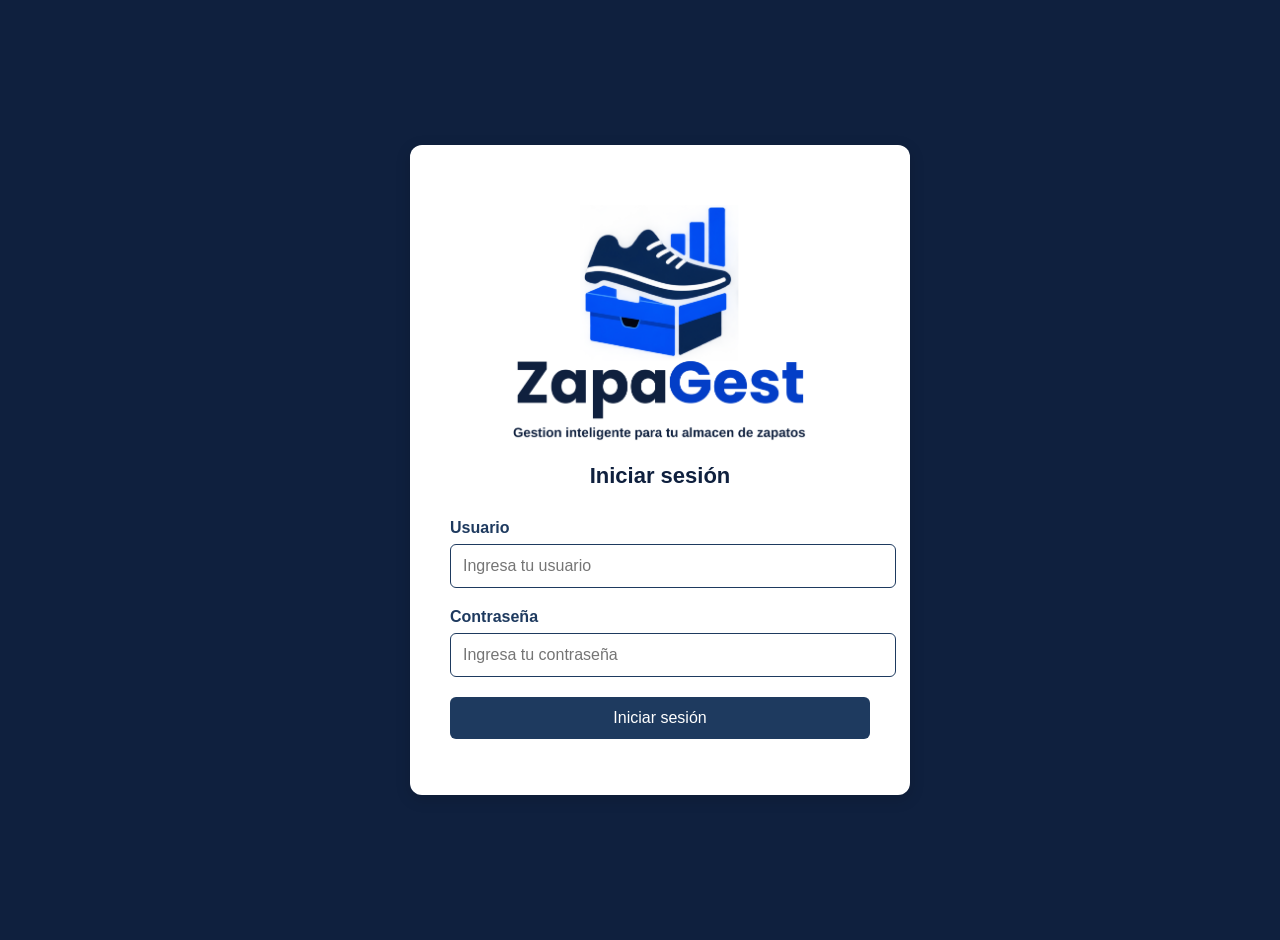
<file: Frontend/inventario.html>
<!DOCTYPE html>
<html lang="es">

<head>
    <meta charset="UTF-8">
    <meta name="viewport" content="width=device-width, initial-scale=1.0">
    <title>ZapaGest - Inventario</title>
    <link rel="icon" href="img/logo software.png" type="image/png">
    <link rel="stylesheet" href="css/style.css">
    <link rel="stylesheet" href="css/dashboard.css">
    <link rel="stylesheet" href="css/bodegas.css">
    <link rel="stylesheet" href="css/inventario.css">
    <link rel="stylesheet" href="https://cdnjs.cloudflare.com/ajax/libs/font-awesome/6.5.1/css/all.min.css">
</head>

<body>

    <div class="app">

        <aside class="sidebar">
            <div class="sidebar-logo">
                <img src="img/logo principal.png" alt="ZapaGest">
            </div>

            <nav class="menu">

                <a href="dashboard.html" class="menu-item">
                    <i class="fa-solid fa-house"></i>
                    <span>Inicio</span>
                </a>

                <a href="bodegas.html" class="menu-item">
                    <i class="fa-solid fa-shop"></i>
                    <span>Ubicaciones</span>
                </a>

                <a href="calidades.html" class="menu-item">
                    <i class="fa-solid fa-pen"></i>
                    <span>Calidades</span>
                </a>

                <a href="catalogo.html" class="menu-item">
                    <i class="fa-solid fa-folder-open"></i>
                    <span>Catálogo</span>
                </a>

                <a href="modelos.html" class="menu-item">
                    <i class="fa-solid fa-shoe-prints"></i>
                    <span>Modelos</span>
                </a>

                <a href="inventario.html" class="menu-item active">
                    <i class="fa-solid fa-boxes-stacked"></i>
                    <span>Inventario</span>
                </a>

                <a href="buscador.html" class="menu-item">
                    <i class="fa-solid fa-magnifying-glass"></i>
                    <span>Buscar</span>
                </a>

                <a href="usuarios.html" class="menu-item">
                    <i class="fa-solid fa-users"></i>
                    <span>Usuarios</span>
                </a>

                <a href="traslados.html" class="menu-item">
                    <i class="fa-solid fa-truck-fast"></i>
                    <span>Traslados</span>
                </a>

            </nav>
        </aside>

        <main class="contenido">

            <header class="topbar">

                <div class="topbar-izq">
                    <button type="button" id="menuToggle" class="menu-toggle" aria-label="Mostrar u ocultar menú"
                        aria-expanded="true">
                        <i class="fa-solid fa-bars"></i>
                    </button>
                    <img src="img/logo principal 2.png" class="topbar-logo" alt="ZapaGest">
                </div>

                <div class="usuario-menu">
                    <button class="usuario" id="usuarioBtn" aria-expanded="false">
                        <i class="fa-solid fa-circle-user avatar"></i>
                        <div class="usuario-info">
                            <strong></strong>
                            <small class="rol"></small>
                        </div>
                        <i class="fa-solid fa-chevron-down flecha"></i>
                    </button>

                    <div class="dropdown" id="usuarioDropdown">
                        <div class="dropdown-perfil">
                            <i class="fa-solid fa-circle-user"></i>
                            <div>
                                <strong></strong>
                                <small class="rol"></small>
                            </div>
                        </div>

                        <hr>

                        <button id="logoutButton" class="dropdown-item logout">
                            <i class="fa-solid fa-right-from-bracket"></i> Cerrar sesión
                        </button>
                    </div>
                </div>

            </header>
            
            <section class="dashboard">

                <h1>Ingreso de mercancía</h1>
                <p class="descripcion">
                    Registra las cajas que llegan: la bodega, la referencia, el color, la talla, la calidad y la cantidad.
                    El sistema crea la variante si todavía no existe.
                </p>

                <div class="bodegas-grid">

                    <section class="panel">
                        <h2>Nuevo ingreso</h2>

                        <form id="ingresoForm" novalidate>
                            <div class="fila-form">
                                <div class="form-group">
                                    <label for="bodega">Bodega</label>
                                    <select id="bodega"></select>
                                </div>
                                <div class="form-group">
                                    <label for="referencia">Referencia</label>
                                    <select id="referencia"></select>
                                </div>
                                <div class="form-group">
                                    <label for="color">Color</label>
                                    <select id="color"></select>
                                </div>
                                <div class="form-group">
                                    <label for="talla">Talla</label>
                                    <select id="talla"></select>
                                </div>
                                <div class="form-group">
                                    <label for="calidad">Calidad</label>
                                    <select id="calidad"></select>
                                </div>
                                <div class="form-group">
                                    <label for="cantidad">Cantidad (pares)</label>
                                    <input type="number" id="cantidad" min="1" step="1" placeholder="Ej. 12">
                                </div>
                            </div>

                            <p id="precioHint" class="precio-hint" hidden></p>

                            <button type="submit" id="guardarBtn">Registrar ingreso</button>
                            <p id="mensaje" class="mensaje" role="status"></p>
                        </form>
                    </section>

                    <section class="panel mis-bodegas">
                        <div class="panel-encabezado">
                            <h2>Últimos ingresos</h2>
                            <span id="contador" class="contador">0</span>
                        </div>

                        <div class="tabla-scroll">
                            <table class="tabla" id="tablaIngresos">
                                <thead>
                                    <tr>
                                        <th>Fecha</th>
                                        <th>Referencia</th>
                                        <th>Color</th>
                                        <th>Talla</th>
                                        <th>Calidad</th>
                                        <th>Bodega</th>
                                        <th>Cant.</th>
                                        <th>Usuario</th>
                                    </tr>
                                </thead>
                                <tbody></tbody>
                            </table>
                        </div>

                        <p id="vacio" class="vacio" hidden>Aún no hay ingresos registrados.</p>
                    </section>

                </div>
            </section>

        </main>
    </div>

    <script src="js/api.js"></script>
    <script src="js/menu-rol.js"></script>
    <script src="js/dashboard.js"></script>
    <script src="js/inventario.js"></script>

</body>

</html>
</file>
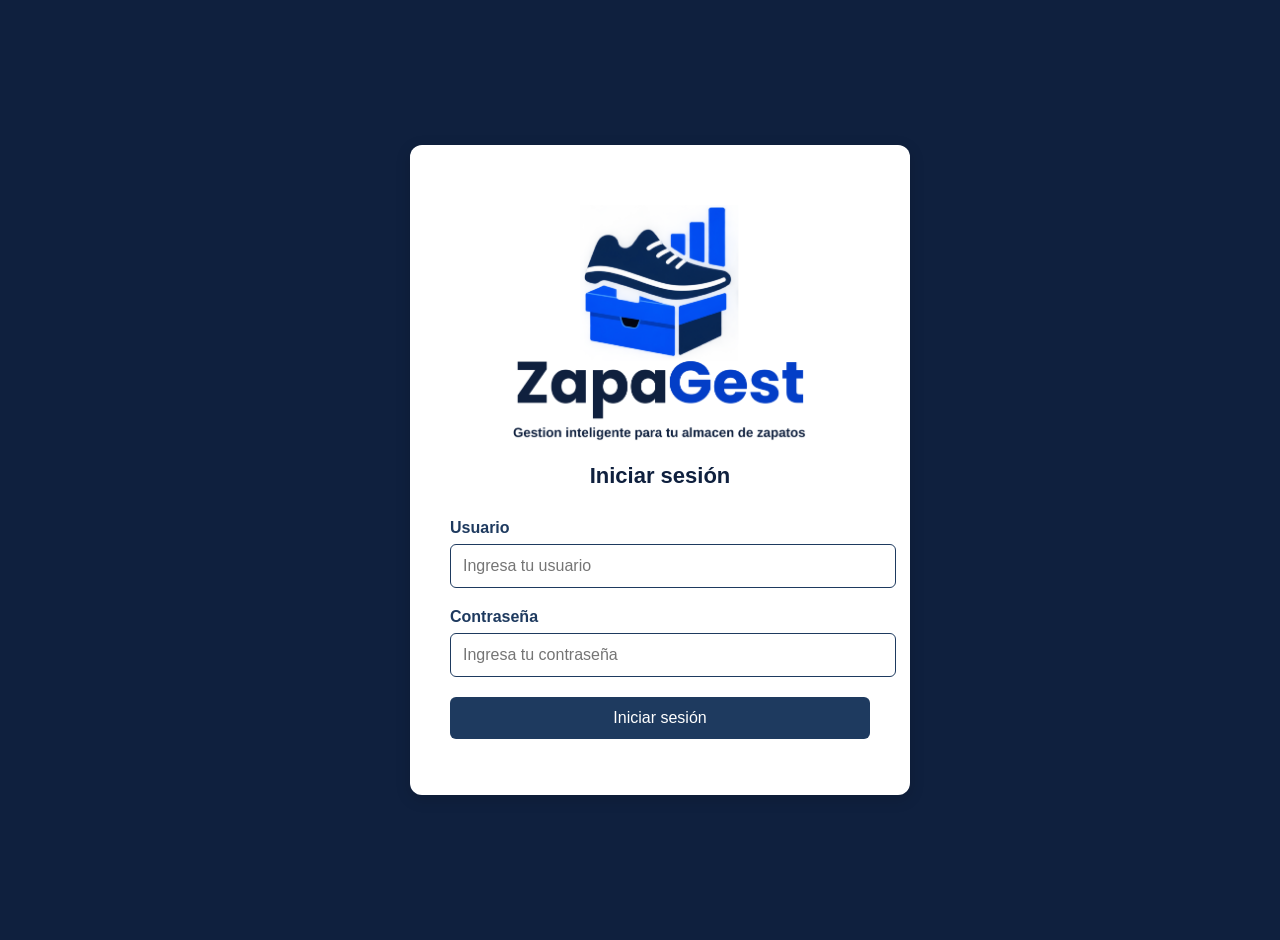
<file: Frontend/login.html>
<!DOCTYPE html>
<html lang="es">
<head>
    <meta charset="UTF-8">
    <meta name="viewport" content="width=device-width, initial-scale=1.0">
    <title>ZapaGest - Iniciar sesión</title>
    <link rel="icon" href="img/logo software.png" type="image/svg+xml">
    <link rel="stylesheet" href="css/style.css">
    <link rel="stylesheet" href="css/login.css">

</head>

<body>

    <main class="login-container">

        <section class="login-card">
            <h1>
                <img src="img/logo principal.png" alt="ZapaGest" class="logo">
            </h1> 
            <h2>Iniciar sesión</h2>

            <form id="loginForm">

                <div class="form-group">
                    <label for="username">Usuario</label>
                    <input 
                        type="text" 
                        id="username" 
                        name="username"
                        placeholder="Ingresa tu usuario"
                    >
                </div>

                <div class="form-group">
                    <label for="password">Contraseña</label>
                    <input 
                        type="password" 
                        id="password" 
                        name="password"
                        placeholder="Ingresa tu contraseña"
                    >
                </div>

                <button type="submit">Iniciar sesión</button>

                <p id="loginMessage"></p>

            </form>

        </section>

    </main>

    <script src="js/api.js"></script>
    <!-- <script src="js/menu-rol.js"></script> -->
    <script src="js/login.js"></script>
    
</body>
</html>
</file>
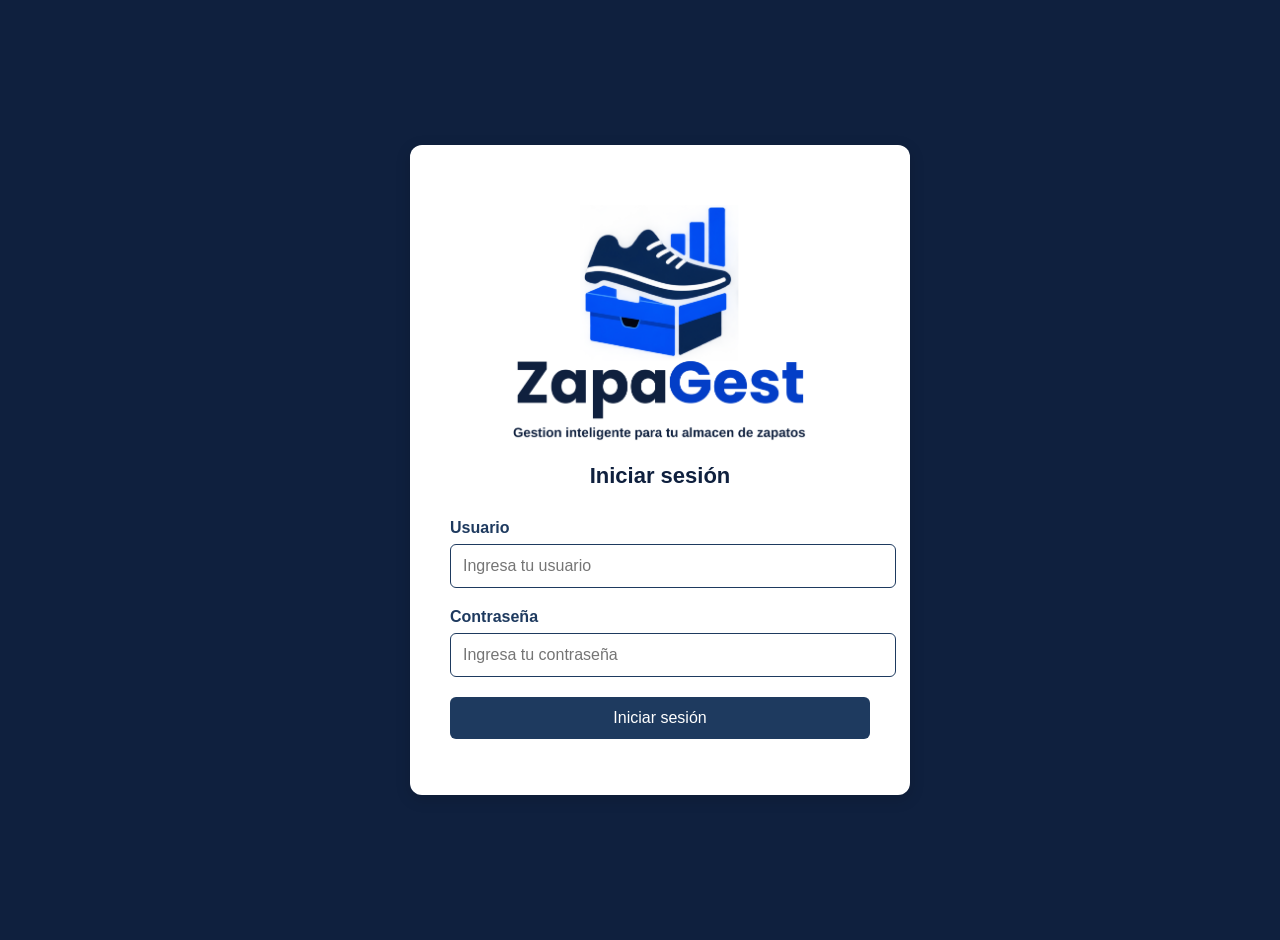
<file: Frontend/modelos.html>
<!DOCTYPE html>
<html lang="es">

<head>
    <meta charset="UTF-8">
    <meta name="viewport" content="width=device-width, initial-scale=1.0">
    <title>ZapaGest - Modelos</title>
    <link rel="icon" href="img/logo software.png" type="image/svg+xml">
    <link rel="stylesheet" href="css/style.css">
    <link rel="stylesheet" href="css/dashboard.css">
    <link rel="stylesheet" href="css/bodegas.css"> <!-- tabla, mensajes, contador, botón editar -->
    <link rel="stylesheet" href="css/modelos.css">
    <link rel="stylesheet" href="css/catalogo.css">
    <link rel="stylesheet" href="https://cdnjs.cloudflare.com/ajax/libs/font-awesome/6.5.1/css/all.min.css">
</head>

<body>

    <div class="app">

        <!-- MENÚ LATERAL -->
        <aside class="sidebar">

            <div class="sidebar-logo">
                <img src="img/logo principal.png" alt="ZapaGest">
            </div>

            <nav class="menu">

                <a href="dashboard.html" class="menu-item">
                    <i class="fa-solid fa-house"></i>
                    <span>Inicio</span>
                </a>

                <a href="bodegas.html" class="menu-item">
                    <i class="fa-solid fa-shop"></i>
                    <span>Ubicaciones</span>
                </a>

                <a href="calidades.html" class="menu-item">
                    <i class="fa-solid fa-pen"></i>
                    <span>Calidades</span>
                </a>

                <a href="catalogo.html" class="menu-item">
                    <i class="fa-solid fa-folder-open"></i>
                    <span>Catálogo</span>
                </a>

                <a href="modelos.html" class="menu-item active">
                    <i class="fa-solid fa-shoe-prints"></i>
                    <span>Modelos</span>
                </a>


                <a href="inventario.html" class="menu-item">
                    <i class="fa-solid fa-boxes-stacked"></i>
                    <span>Inventario</span>
                </a>

                <a href="buscador.html" class="menu-item">
                    <i class="fa-solid fa-magnifying-glass"></i>
                    <span>Buscar</span>
                </a>

                <a href="usuarios.html" class="menu-item">
                    <i class="fa-solid fa-users"></i>
                    <span>Usuarios</span>
                </a>

                <a href="traslados.html" class="menu-item">
                    <i class="fa-solid fa-truck-fast"></i>
                    <span>Traslados</span>
                </a>

            </nav>

        </aside>

        <!-- CONTENIDO -->
        <main class="contenido">

            <header class="topbar">

                <div class="topbar-izq">
                    <button type="button" id="menuToggle" class="menu-toggle" aria-label="Mostrar u ocultar menú"
                        aria-expanded="true">
                        <i class="fa-solid fa-bars"></i>
                    </button>
                    <img src="img/logo principal 2.png" class="topbar-logo" alt="ZapaGest">
                </div>

                <div class="usuario-menu">
                    <button class="usuario" id="usuarioBtn" aria-expanded="false">
                        <i class="fa-solid fa-circle-user avatar"></i>
                        <div class="usuario-info">
                            <strong></strong>
                            <small class="rol"></small>
                        </div>
                        <i class="fa-solid fa-chevron-down flecha"></i>
                    </button>

                    <div class="dropdown" id="usuarioDropdown">
                        <div class="dropdown-perfil">
                            <i class="fa-solid fa-circle-user"></i>
                            <div>
                                <strong></strong>
                                <small class="rol"></small>
                            </div>
                        </div>

                        <hr>

                        <button id="logoutButton" class="dropdown-item logout">
                            <i class="fa-solid fa-right-from-bracket"></i> Cerrar sesión
                        </button>
                    </div>
                </div>

            </header>

            <section class="dashboard">

                <h1>Modelos</h1>
                <p class="descripcion">
                    Consulta tus modelos y edítalos cuando lo necesites.
                </p>

                <section class="panel panel-lista">

                    <div class="barra-filtros">
                        <input type="text" id="filtroTexto" placeholder="Buscar por referencia o modelo..." class="buscador">
                        <select id="filtroMarca" aria-label="Filtrar por marca" class="desplegable">
                            <option value="">Todas las marcas</option>
                        </select>
                        <button type="button" id="btnBuscar" class="btn-azul">Buscar</button>
                        <button type="button" id="btnLimpiar" class="btn-limpiar" aria-label="Limpiar filtros">
                            <i class="fa-solid fa-xmark"></i>
                        </button>
                        <span id="contador" class="contador">0</span>
                    </div>

                    <div class="tabla-scroll">
                        <table class="tabla" id="tablaModelos">
                            <thead>
                                <tr>
                                    <th>Referencia</th>
                                    <th>Modelo</th>
                                    <th>Marca</th>
                                    <th>Combinaciones posibles</th>
                                    <th>Precios por calidad</th>
                                    <th>Acción</th>
                                </tr>
                            </thead>
                            <tbody></tbody>
                        </table>
                    </div>

                    <p id="vacio" class="vacio" hidden>
                        Aún no tienes modelos. Crea el primero en <a href="catalogo.html">Catálogo</a>.
                    </p>
                    <p id="mensaje" class="mensaje" role="status"></p>
                </section>

            </section>

        </main>

    </div>

    <script src="js/api.js"></script>
    <script src="js/menu-rol.js"></script>
    <script src="js/dashboard.js"></script>
    <script src="js/modelos.js"></script>

</body>

</html>
</file>
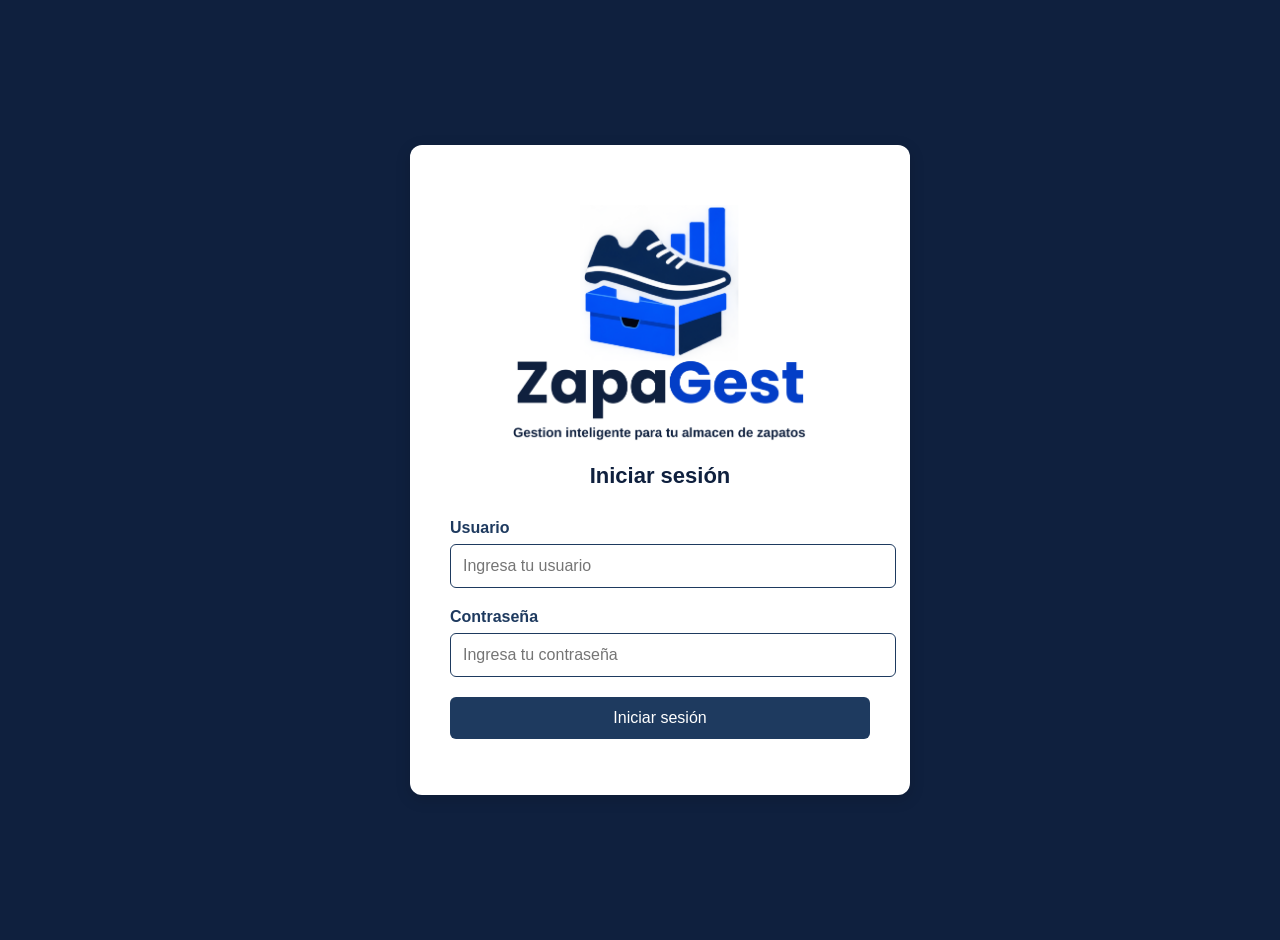
<file: Frontend/traslados.html>
<!DOCTYPE html>
<html lang="es">

<head>
    <meta charset="UTF-8">
    <meta name="viewport" content="width=device-width, initial-scale=1.0">
    <title>ZapaGest - Traslados</title>
    <link rel="icon" href="img/logo software.png" type="image/png">
    <link rel="stylesheet" href="css/style.css">
    <link rel="stylesheet" href="css/dashboard.css">
    <link rel="stylesheet" href="css/bodegas.css">
    <link rel="stylesheet" href="css/inventario.css">
    <link rel="stylesheet" href="css/traslados.css">
    <link rel="stylesheet" href="https://cdnjs.cloudflare.com/ajax/libs/font-awesome/6.5.1/css/all.min.css">
</head>

<body>

    <div class="app">

        <aside class="sidebar">
            <div class="sidebar-logo">
                <img src="img/logo principal.png" alt="ZapaGest">
            </div>

            <nav class="menu">

                <a href="dashboard.html" class="menu-item">
                    <i class="fa-solid fa-house"></i>
                    <span>Inicio</span>
                </a>

                <a href="bodegas.html" class="menu-item ">
                    <i class="fa-solid fa-shop"></i>
                    <span>Ubicaciones</span>
                </a>

                <a href="calidades.html" class="menu-item">
                    <i class="fa-solid fa-pen"></i>
                    <span>Calidades</span>
                </a>

                <a href="catalogo.html" class="menu-item">
                    <i class="fa-solid fa-folder-open"></i>
                    <span>Catálogo</span>
                </a>

                <a href="modelos.html" class="menu-item">
                    <i class="fa-solid fa-shoe-prints"></i>
                    <span>Modelos</span>
                </a>

                

                <a href="inventario.html" class="menu-item">
                    <i class="fa-solid fa-boxes-stacked"></i>
                    <span>Inventario</span>
                </a>

                <a href="buscador.html" class="menu-item">
                    <i class="fa-solid fa-magnifying-glass"></i>
                    <span>Buscar</span>
                </a>

                <a href="usuarios.html" class="menu-item">
                    <i class="fa-solid fa-users"></i>
                    <span>Usuarios</span>
                </a>

                <a href="traslados.html" class="menu-item active">
                    <i class="fa-solid fa-truck-fast"></i>
                    <span>Traslados</span>
                </a>

            </nav>
        </aside>

        <main class="contenido">

            <header class="topbar">
                <div class="topbar-izq">
                    <button type="button" id="menuToggle" class="menu-toggle" aria-label="Mostrar u ocultar menú"
                        aria-expanded="true">
                        <i class="fa-solid fa-bars"></i>
                    </button>
                    <img src="img/logo principal 2.png" class="topbar-logo" alt="ZapaGest">
                </div>

                <div class="usuario-menu">
                    <button class="usuario" id="usuarioBtn" aria-expanded="false">
                        <i class="fa-solid fa-circle-user avatar"></i>
                        <div class="usuario-info">
                            <strong></strong>
                            <small class="rol"></small>
                        </div>
                        <i class="fa-solid fa-chevron-down flecha"></i>
                    </button>

                    <div class="dropdown" id="usuarioDropdown">
                        <div class="dropdown-perfil">
                            <i class="fa-solid fa-circle-user"></i>
                            <div>
                                <strong></strong>
                                <small class="rol"></small>
                            </div>
                        </div>
                        <hr>
                        <button id="logoutButton" class="dropdown-item logout">
                            <i class="fa-solid fa-right-from-bracket"></i> Cerrar sesión
                        </button>
                    </div>
                </div>
            </header>

            <section class="dashboard">

                <h1>Traslados</h1>
                <p class="descripcion">
                    Mueve mercancía entre ubicaciones. Cada traslado pasa por tres estados:
                    <strong>Solicitado → En movimiento → Llegó al local</strong>.
                </p>

                <div class="bodegas-grid">

                    <section class="panel">
                        <h2>Nuevo traslado</h2>

                        <form id="trasladoForm" novalidate>
                            <div class="fila-form">
                                <div class="form-group">
                                    <label for="origen">Origen</label>
                                    <select id="origen"></select>
                                </div>
                                <div class="form-group">
                                    <label for="destino">Destino</label>
                                    <select id="destino"></select>
                                </div>
                                <div class="form-group">
                                    <label for="variante">Variante</label>
                                    <select id="variante"></select>
                                </div>
                                <div class="form-group">
                                    <label for="cantidad">Cantidad (pares)</label>
                                    <input type="number" id="cantidad" min="1" step="1" placeholder="Ej. 10">
                                </div>
                            </div>

                            <p id="disponible" class="precio-hint" hidden></p>

                            <button type="submit" id="guardarBtn">Solicitar traslado</button>
                            <p id="mensaje" class="mensaje" role="status"></p>
                        </form>
                    </section>

                    <section class="panel">
                        <div class="panel-encabezado">
                            <h2>Traslados</h2>
                            <span id="contador" class="contador">0</span>
                        </div>

                        <div class="chips-estado">
                            <button type="button" class="activo" data-estado="">Todos</button>
                            <button type="button" data-estado="SOLICITADO"><i class="fa-solid fa-clipboard-list"></i> Solicitados</button>
                            <button type="button" data-estado="EN_MOVIMIENTO"><i class="fa-solid fa-truck-fast"></i> En movimiento</button>
                            <button type="button" data-estado="LLEGO"><i class="fa-solid fa-circle-check"></i> Llegaron</button>
                        </div>

                        <div class="tabla-scroll">
                            <table class="tabla" id="tablaTraslados">
                                <thead>
                                    <tr>
                                        <th>Traslado</th>
                                        <th>Variante</th>
                                        <th>Ruta</th>
                                        <th>Cant.</th>
                                        <th>Estado</th>
                                        <th>Acciones</th>
                                    </tr>
                                </thead>
                                <tbody></tbody>
                            </table>
                        </div>

                        <p id="vacio" class="vacio" hidden>No hay traslados en este estado.</p>
                    </section>

                </div>
            </section>

        </main>
    </div>

    <script src="js/api.js"></script>
    <script src="js/menu-rol.js"></script>
    <script src="js/dashboard.js"></script>
    <script src="js/traslados.js"></script>

</body>

</html>
</file>
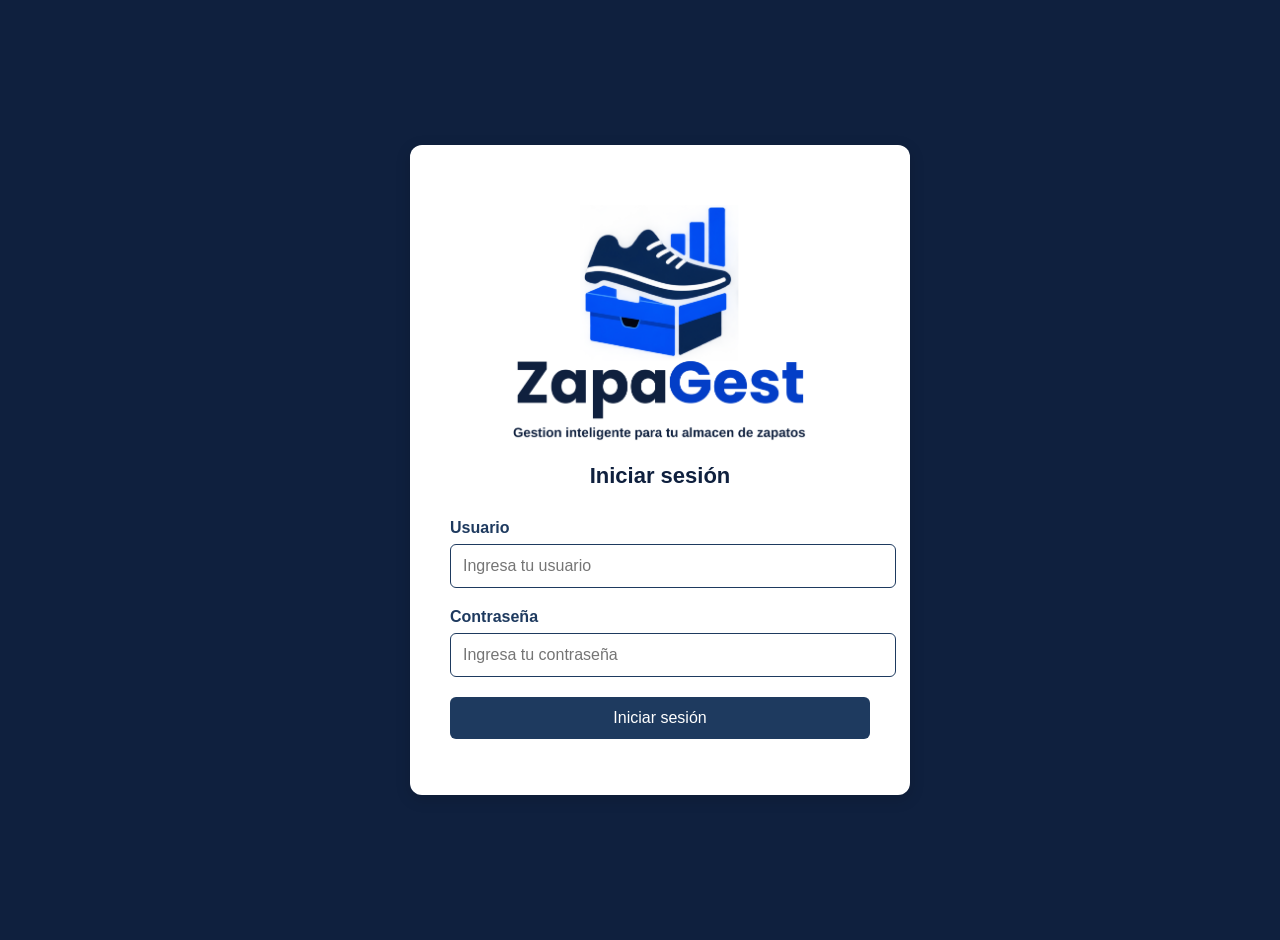
<file: Frontend/usuarios.html>
<!DOCTYPE html>
<html lang="es">

<head>
    <meta charset="UTF-8">
    <meta name="viewport" content="width=device-width, initial-scale=1.0">
    <title>ZapaGest - Usuarios</title>
    <link rel="icon" href="img/logo software.png" type="image/png">
    <link rel="stylesheet" href="css/style.css">
    <link rel="stylesheet" href="css/dashboard.css">
    <link rel="stylesheet" href="css/bodegas.css">
    <link rel="stylesheet" href="css/usuarios.css">
    <link rel="stylesheet" href="https://cdnjs.cloudflare.com/ajax/libs/font-awesome/6.5.1/css/all.min.css">
</head>

<body>
    <div class="app">

        <!-- MENÚ LATERAL -->
        <aside class="sidebar">

            <div class="sidebar-logo">
                <img src="img/logo principal.png" alt="ZapaGest">

            </div>

            <nav class="menu">

                <a href="dashboard.html" class="menu-item ">
                    <i class="fa-solid fa-house"></i>
                    <span>Inicio</span>
                </a>

                <a href="bodegas.html" class="menu-item">
                    <i class="fa-solid fa-shop"></i>
                    <span>Ubicaciones</span>
                </a>

                <a href="calidades.html" class="menu-item">
                    <i class="fa-solid fa-pen"></i>
                    <span>Calidades</span>
                </a>

                <a href="catalogo.html" class="menu-item">
                    <i class="fa-solid fa-folder-open"></i>
                    <span>Catálogo</span>
                </a>

                <a href="modelos.html" class="menu-item">
                    <i class="fa-solid fa-shoe-prints"></i>
                    <span>Modelos</span>
                </a>

                <a href="inventario.html" class="menu-item">
                    <i class="fa-solid fa-boxes-stacked"></i>
                    <span>Inventario</span>
                </a>

                <a href="buscador.html" class="menu-item">
                    <i class="fa-solid fa-magnifying-glass"></i>
                    <span>Buscar</span>
                </a>

                <a href="usuarios.html" class="menu-item active">
                    <i class="fa-solid fa-users"></i>
                    <span>Usuarios</span>
                </a>

                <a href="traslados.html" class="menu-item">
                    <i class="fa-solid fa-truck-fast"></i>
                    <span>Traslados</span>
                </a>

            </nav>



        </aside>


        <!-- CONTENIDO -->
        <main class="contenido">

            <header class="topbar">

                <div class="topbar-izq">
                    <button type="button" id="menuToggle" class="menu-toggle" aria-label="Mostrar u ocultar menú"
                        aria-expanded="true">
                        <i class="fa-solid fa-bars"></i>
                    </button>
                    <img src="img/logo principal 2.png" class="topbar-logo" alt="ZapaGest">
                </div>


                <div class="usuario-menu">
                    <button class="usuario" id="usuarioBtn" aria-expanded="false">
                        <i class="fa-solid fa-circle-user avatar"></i>
                        <div class="usuario-info">
                            <strong></strong>
                            <small class="rol"></small>
                        </div>
                        <i class="fa-solid fa-chevron-down flecha"></i>
                    </button>

                    <div class="dropdown" id="usuarioDropdown">
                        <div class="dropdown-perfil">
                            <i class="fa-solid fa-circle-user"></i>
                            <div>
                                <strong></strong>
                                <small class="rol"></small>
                            </div>
                        </div>

                        <hr>

                        <!-- <a href="perfil.html" class="dropdown-item">
                            <i class="fa-solid fa-user"></i> Mi perfil
                        </a> -->

                        <button id="logoutButton" class="dropdown-item logout">
                            <i class="fa-solid fa-right-from-bracket"></i> Cerrar sesión
                        </button>
                    </div>
                </div>

            </header>

            <section class="dashboard">
                <h1>Usuarios</h1>
                <p class="descripcion">Crea usuarios y asigna sus roles de acceso.</p>
                <div class="bodegas-grid">
                    <section class="panel">
                        <h2>Nuevo usuario</h2>
                        <form id="usuarioForm" novalidate>
                            <div class="form-group">
                                <label for="nombre">Nombre</label>
                                <input id="nombre" name="nombre" type="text" maxlength="100" required>
                            </div>
                            <div class="form-group">
                                <label for="username">Usuario</label>
                                <input id="username" name="username" type="text" maxlength="50" required>
                            </div>
                            <div class="form-group">
                                <label for="password">Contraseña (mínimo 6 caracteres)</label>
                                <input id="password" name="password" type="password" minlength="6" required>
                            </div>
                            <div class="form-group">
                                <label for="rol">Rol</label>
                                <select class="rol-diseno" id="rol" name="rol" required>
                                    <option value="ADMIN">Administrador</option>
                                    <option value="VENDEDOR">Vendedor</option>
                                    <option value="DUENO">Dueño</option>
                                </select>
                            </div>
                            <button type="submit" id="guardarBtn">Crear usuario</button>
                            <p id="mensaje" class="mensaje" role="status"></p>
                        </form>
                    </section>
                    <section class="panel panel-lista">
                        <div class="panel-encabezado">
                            <h2>Usuarios registrados</h2>
                            <span id="contador" class="contador">0</span>
                        </div>
                        <table class="tabla" id="tablaUsuarios">
                            <thead>
                                <tr>
                                    <th>Nombre</th>
                                    <th>Usuario</th>
                                    <th>Rol</th>
                                    <th>Estado</th>
                                    <th>Acción</th>

                                </tr>
                            </thead>
                            <tbody></tbody>
                        </table>
                        <p id="vacio" class="vacio" hidden>No hay usuarios registrados.</p>
                    </section>
                </div>
            </section>
        </main>
    </div>
    <script src="js/api.js"></script>
    <script src="js/menu-rol.js"></script>
    <script src="js/dashboard.js"></script>
    <script src="js/usuarios.js"></script>
</body>

</html>
</file>
<file: Frontend/css/index.css>
:root {
    --azul: #2563eb;
    --azul-oscuro: #0f203e;
    --gris-fondo: #f8f8f8;
    --texto: #222;
    --texto-suave: #555;
}

* {
    margin: 0;
    padding: 0;
    box-sizing: border-box;
}

html {
    scroll-behavior: smooth;
    scroll-padding-top: 110px; /* evita que el menú fijo tape los títulos */
}

body {
    font-family: Arial, sans-serif;
    background-color: var(--gris-fondo);
    color: #000;
}


/* =========================================
   ENCABEZADO
========================================= */

.encabezado {
    width: 100%;
    height: 100px;

    display: flex;
    justify-content: space-between;
    align-items: center;

    padding: 0 60px;

    background-color: #fff;
    box-shadow: 0 1px 6px -1px var(--azul);

    position: sticky;
    top: 0;
    z-index: 1000;
}

.logo {
    display: flex;
    align-items: center;
}

.logo img {
    height: 80px;
    width: auto;
    max-width: 260px;
    object-fit: contain;
}

nav {
    display: flex;
    align-items: center;
    gap: 28px;
}

nav a {
    text-decoration: none;
    color: var(--azul-oscuro);
    font-size: 17px;
    font-weight: 500;
    transition: 0.3s;
}

nav a:hover {
    color: var(--azul);
}

nav a.nav-boton {
    padding: 10px 20px;
    border-radius: 8px;
    background-color: var(--azul);
    color: #fff;
}

nav a.nav-boton:hover {
    background-color: var(--azul-oscuro);
    color: #fff;
}


/* =========================================
   HERO
========================================= */

.hero {
    min-height: 600px;

    display: flex;
    align-items: center;
    justify-content: space-between;

    padding: 70px 10%;

    background-color: var(--azul-oscuro);
}

.hero-texto {
    max-width: 600px;
}

.hero-texto h1 {
    font-size: 48px;
    line-height: 1.15;
    margin-bottom: 25px;
    color: #fff;
}

.hero-texto p {
    font-size: 18px;
    line-height: 1.7;
    color: #dbe4f5;
    margin-bottom: 35px;
}

.boton {
    display: inline-block;

    padding: 14px 30px;

    background-color: var(--azul);
    color: #fff;
    text-decoration: none;

    border-radius: 8px;
    font-size: 16px;
    font-weight: bold;

    transition: 0.3s;
}

.boton:hover {
    background-color: #1d4fc4;
    transform: translateY(-2px);
}

.hero-logo {
    display: flex;
    justify-content: center;
    align-items: center;
    width: 40%;
}

.hero-logo img {
    width: 320px;
    max-width: 100%;
    object-fit: contain;
}


/* =========================================
   SECCIONES (estructura común)
========================================= */

main section h2 {
    font-size: 32px;
    margin-bottom: 20px;
    color: var(--texto);
}

#problema,
#nosotros,
#funciones,
#variantes,
#roles,
#cta {
    padding: 90px 10%;
    text-align: center;
}

/* fondos alternados */
#problema  { background-color: var(--gris-fondo); }
#nosotros  { background-color: #fff; }
#funciones { background-color: var(--gris-fondo); }
#variantes { background-color: #fff; }
#roles     { background-color: var(--gris-fondo); }

#nosotros p,
.intro {
    max-width: 800px;
    margin: 0 auto;
    font-size: 17px;
    line-height: 1.8;
    color: var(--texto-suave);
}

.intro {
    margin-bottom: 45px;
}


/* =========================================
   TARJETAS
========================================= */

.tarjetas {
    display: grid;
    grid-template-columns: repeat(auto-fit, minmax(260px, 1fr));
    gap: 30px;

    max-width: 1100px;
    margin: 0 auto;
}

.tarjetas.tres {
    grid-template-columns: repeat(3, 1fr);
}

.tarjetas.dos {
    grid-template-columns: repeat(2, 1fr);
    margin-top: 40px;
}

.tarjetas article {
    padding: 30px 25px;

    background-color: #fff;
    border-radius: 12px;
    border-top: 4px solid var(--azul);

    box-shadow: 0 4px 15px rgba(0, 0, 0, 0.08);

    text-align: left;
    transition: 0.3s;
}

#variantes .tarjetas article {
    background-color: var(--gris-fondo);
}

.tarjetas article:hover {
    transform: translateY(-5px);
    box-shadow: 0 8px 20px rgba(0, 0, 0, 0.12);
}

.tarjetas h3 {
    font-size: 20px;
    margin-bottom: 12px;
    color: var(--azul-oscuro);
}

.tarjetas p {
    font-size: 15px;
    line-height: 1.6;
    color: var(--texto-suave);
}


/* =========================================
   TABLA DE VARIANTES
========================================= */

.tabla-scroll {
    max-width: 800px;
    margin: 0 auto;
    overflow-x: auto;
    border-radius: 12px;
    box-shadow: 0 4px 15px rgba(0, 0, 0, 0.08);
}

table {
    width: 100%;
    border-collapse: collapse;
    background-color: #fff;
    font-size: 15px;
}

th {
    padding: 14px 16px;
    background-color: var(--azul-oscuro);
    color: #fff;
    text-align: left;
}

td {
    padding: 14px 16px;
    text-align: left;
    color: var(--texto-suave);
    border-bottom: 1px solid #e5e7eb;
}

tbody tr:last-child td {
    border-bottom: none;
}

tbody tr:first-child td:last-child {
    color: var(--azul);
    font-weight: bold;
}


/* =========================================
   LLAMADO A LA ACCIÓN
========================================= */

#cta {
    background-color: var(--azul-oscuro);
}

#cta h2 {
    color: #fff;
}

#cta p {
    margin-bottom: 30px;
    font-size: 18px;
    color: #dbe4f5;
}


/* =========================================
   PIE DE PÁGINA
========================================= */

footer {
    padding: 25px;
    text-align: center;
    background-color: #0a1730;
    color: #fff;
    font-size: 14px;
}


/* =========================================
   DISEÑO PARA CELULARES
========================================= */

@media (max-width: 900px) {

    .tarjetas.tres,
    .tarjetas.dos {
        grid-template-columns: 1fr;
    }

}

@media (max-width: 768px) {

    html {
        scroll-padding-top: 20px;
    }

    .encabezado {
        height: auto;
        padding: 20px;
        flex-direction: column;
        gap: 15px;
        position: static; /* en celular el menú ocupa mucho: no se fija */
    }

    .logo img {
        height: 60px;
    }

    nav {
        flex-wrap: wrap;
        justify-content: center;
        gap: 15px;
    }

    .hero {
        flex-direction: column;
        text-align: center;
        padding: 60px 25px;
    }

    .hero-texto h1 {
        font-size: 34px;
    }

    .hero-texto p {
        font-size: 16px;
    }

    .hero-logo {
        width: 100%;
        margin-top: 50px;
    }

    .hero-logo img {
        width: 230px;
    }

    #problema,
    #nosotros,
    #funciones,
    #variantes,
    #roles,
    #cta {
        padding: 60px 25px;
    }

    main section h2 {
        font-size: 26px;
    }

}
</file>
<file: Frontend/css/style.css>
/* ===== ESTRUCTURA GENERAL ===== */

body {
    margin: 0;
    font-family: Arial, sans-serif;
    background: #f7f7f8;
    color: #222;
}

.app {
    display: flex;
    min-height: 100vh;
}


/* ===== MENÚ LATERAL ===== */

.sidebar {
    width: 230px;
    min-height: 100vh;
    background: #171b1f;
    color: white;

    display: flex;
    flex-direction: column;
}

.sidebar-logo {
    display: flex;
    align-items: center;
    gap: 10px;

    padding: 25px 20px;
    font-size: 21px;
    font-weight: bold;
}

.sidebar-logo img {
    width: 35px;
    height: 35px;
    object-fit: contain;
}

.menu {
    display: flex;
    flex-direction: column;
    gap: 5px;
    padding: 10px;
}

.menu-item {
    display: flex;
    align-items: center;
    gap: 12px;

    padding: 12px 15px;

    color: #ffffff;
    text-decoration: none;

    border-radius: 8px;
    transition: 0.2s;
}

.menu-item:hover {
    background: #2a2f34;
}

.menu-item.active {
    background: #b89a9a;
}


/* ===== BOTÓN CERRAR SESIÓN ===== */

.logout-button {
    margin: auto 15px 20px;

    padding: 12px;

    border: none;
    border-radius: 8px;

    background: transparent;
    color: white;

    text-align: left;
    cursor: pointer;
}

.logout-button:hover {
    background: #2a2f34;
}


/* ===== CONTENIDO ===== */

.contenido {
    flex: 1;
    min-width: 0;
}


/* ===== BARRA SUPERIOR ===== */

.topbar {
    height: 70px;

    background: white;
    border-bottom: 1px solid #e5e5e5;

    display: flex;
    align-items: center;
    justify-content: space-between;

    padding: 0 30px;
}

.buscador input {
    width: 350px;

    padding: 11px 15px;

    border: 1px solid #ddd;
    border-radius: 8px;

    font-size: 14px;
}

.usuario {
    display: flex;
    align-items: center;
    gap: 10px;
}

.usuario span {
    font-size: 25px;
}

.usuario small {
    display: block;
    color: #777;
}


/* ===== DASHBOARD ===== */

.dashboard {
    padding: 30px;
}

.dashboard h1 {
    margin-bottom: 5px;
}

.descripcion {
    color: #777;
    margin-top: 0;
}


/* ===== TARJETAS ===== */

.cards {
    display: grid;

    grid-template-columns: repeat(4, 1fr);

    gap: 20px;

    margin-top: 30px;
}

.card {
    background: white;

    padding: 22px;

    border-radius: 12px;

    box-shadow: 0 2px 10px rgba(0, 0, 0, 0.06);

    display: flex;
    align-items: center;
    gap: 15px;
}

.card-icon {
    font-size: 30px;
}

.card p {
    margin: 0 0 8px;
    color: #777;
    font-size: 14px;
}

.card h2 {
    margin: 0;
}

.card.alerta {
    border-left: 4px solid #d98c72;
}


/* ===== PANELES ===== */

.dashboard-grid {
    display: grid;

    grid-template-columns: 2fr 1fr;

    gap: 20px;

    margin-top: 25px;
}

.panel {
    background: white;

    padding: 25px;

    border-radius: 12px;

    box-shadow: 0 2px 10px rgba(0, 0, 0, 0.06);
}

.panel h2 {
    margin-top: 0;
}


/* ===== PRODUCTOS MÁS VENDIDOS ===== */

#productosVendidos {
    list-style: none;
    padding: 0;
    margin: 0;
}

#productosVendidos li {
    display: flex;
    justify-content: space-between;

    padding: 15px 0;

    border-bottom: 1px solid #eee;
}


/* ===== RESPONSIVE ===== */

@media (max-width: 1000px) {

    .cards {
        grid-template-columns: repeat(2, 1fr);
    }

    .dashboard-grid {
        grid-template-columns: 1fr;
    }

}

@media (max-width: 700px) {

    .sidebar {
        width: 70px;
    }

    .sidebar-logo span,
    .menu-item span {
        display: none;
    }

    .topbar {
        padding: 0 15px;
    }

    .buscador input {
        width: 180px;
    }

    .cards {
        grid-template-columns: 1fr;
    }

}
</file>
<file: Frontend/css/dashboard.css>
/* ===== ESTRUCTURA GENERAL ===== */

body {
    margin: 0;
    font-family: Arial, sans-serif;
    background: #f7f7f8;
    color: #222;
}

.app {
    display: flex;
    min-height: 100vh;
}


/* ===== MENÚ LATERAL ===== */

.sidebar {
    width: 230px;
    min-height: 100vh;
    background: white;
    color: #1e3a5f;
    box-shadow: 1px 0 4px 1px #0f203e;
    display: flex;
    flex-direction: column;
}

.sidebar-logo {
    display: flex;
    align-items: center;
    justify-content: center;   /* centra el logo en la barra */
    gap: 10px;
    padding: 10px;

    font-size: 21px;
    font-weight: bold;
}

.sidebar-logo img {
    width: 100%;                       /* se adapta al ancho de la barra */
    max-width: 220px;                  /* nunca pasa de su tamaño original */
    height: auto;                      /* mantiene la proporción */
    object-fit: contain;
}

/* Pantallas pequeñas: logo más compacto */
@media (max-width: 768px) {
    .sidebar-logo img {
        max-width: 120px;
    }
}

.menu {
    display: flex;
    flex-direction: column;
    gap: 5px;
    padding: 10px;
    align-items: center;  
}

.menu-item {
    display: flex;
    align-items: center;
    justify-content: center;
    gap: 12px;

    padding: 12px 15px;

    color: black;
    text-decoration: none;

    border-radius: 8px;
    transition: 0.2s;
    font-family: 'poppins' sans-serif;
}

.menu-item:hover {
    background: #2563eb;
    color: #fff;
}

.menu-item.active {
    background: #1e3a5f;
    color:#fff;
}


/* ===== BOTÓN CERRAR SESIÓN ===== */

.logout-button {
    margin: auto 15px 20px;

    padding: 12px;

    border: none;
    border-radius: 8px;

    background: transparent;
    color: black;

    text-align: left;
    cursor: pointer;
}

.logout-button:hover {
    background: #1e3a5f;
}


/* ===== CONTENIDO ===== */

.contenido {
    flex: 1;
    min-width: 0;
}


/* ===== BARRA SUPERIOR ===== */

.topbar {
    height: auto;
    min-height: 70px;
    background: #fff;
    border-radius: 2px;
    /* box-shadow: 1px 0 3px 0 #0f203e; */
    display: flex;
    align-items: center;
    justify-content: space-between;
    padding: 10px 30px; /*arriba  derecha abajo izquierda*/
    margin: 0 0 0 5px;
}

/* ===== Topbar con logo y botón de menú ===== */
.topbar-izq {
    display: flex;
    align-items: center;
    gap: 14px;
    padding-left: 20px;
    padding-top: 6px;
    padding-bottom: 6px;
}

.topbar-logo {
    height: 52px;
    width: auto;
    transition: height 0.25s ease;
}

.app.menu-oculto .topbar-logo {
    height: 80px;        /* el tamaño que quieras cuando no hay barra lateral */
    max-height: none;
}

.menu-toggle {
    display: inline-flex;
    align-items: center;
    justify-content: center;
    width: 40px;
    height: 40px;
    margin: 0;
    padding: 0;
    border: none;
    border-radius: 8px;
    background: transparent;
    color: #0f203e;
    font-size: 20px;
    cursor: pointer;
    transition: background 0.2s, color 0.2s;
}

.menu-toggle:hover {
    background: #b7caec;
    color: #2563eb;
}

.topbar-logo { display: none; }
.app.menu-oculto .topbar-logo { display: block; }

/* ===== Barra lateral que se esconde ===== */
.sidebar {
    overflow: hidden;
    transition: width 0.25s ease, box-shadow 0.25s ease;
}

.app.menu-oculto .sidebar {
    width: 0;
    box-shadow: none;
}

/* ===== Encabezado de tabla más grande ===== */
.panel-lista .tabla thead th {
    font-size: 15px;
    padding: 16px 14px;
    letter-spacing: 0.5px;
}

.usuario-menu {
    position: relative;   /* el dropdown se posiciona respecto a este contenedor */
    display: inline-block;
}

.usuario {
    display: flex;
    align-items: center;
    gap: 10px;
    background: none;
    border: none;
    padding: 6px 10px;
    border-radius: 8px;
    cursor: pointer;
    font-family: inherit;
    text-align: left;
    transition: background 0.2s;
}

.usuario:hover {
    background: #b7caec; 
    transition: color 0.2s;  
}

.usuario:hover .avatar,
.usuario:hover .usuario-info strong,
.usuario:hover .usuario-info small,
.usuario:hover .flecha {
    color: #2563eb;
    transition: color 0.2s;
}

.avatar {
    font-size: 2.2rem;
    color: #0f203e;
}

.usuario-info {
    display: flex;
    flex-direction: column;
    line-height: 1.2;
}

.usuario-info small {
    color: #0f203e;
    font-size: 0.8rem;
}

.flecha {
    font-size: 0.75rem;
    color: #1f2937;
    transition: transform 0.2s;
}

.usuario[aria-expanded="true"] .flecha {
    transform: rotate(180deg);
}

/* Panel desplegable */
.dropdown {
    position: absolute;
    top: calc(100% + 8px);
    right: 0;             /* alineado a la derecha; usa left: 0 si el menú está a la izquierda */
    min-width: 240px;
    background: #fff;
    border-radius: 10px;
    box-shadow: 0 8px 24px #0f203e;
    padding: 8px;
    z-index: 1000;

    /* oculto por defecto */
    opacity: 0;
    visibility: hidden;
    transform: translateY(-6px);
    transition: opacity 0.2s, transform 0.2s, visibility 0.2s;
}

.dropdown.abierto {
    opacity: 1;
    visibility: visible;
    transform: translateY(0);
}

.dropdown-perfil {
    display: flex;
    align-items: center;
    gap: 12px;
    padding: 10px;
}

.dropdown-perfil > i {
    font-size: 2.5rem;
    color: #0f203e;
}

.dropdown-perfil div {
    display: flex;
    flex-direction: column;
    line-height: 1.3;
}

.dropdown-perfil span {
    font-size: 0.85rem;
    color: #0f203e;
}

.dropdown-perfil small {
    font-size: 0.75rem;
    color: #0f203e;
}

.dropdown hr {
    border: none;
    border-top: 1px solid #e2e8f0;
    margin: 6px 0;
}

.dropdown-item {
    display: flex;
    align-items: center;
    gap: 10px;
    width: 100%;
    padding: 10px;
    border: none;
    background: none;
    border-radius: 6px;
    font-family: inherit;
    font-size: 0.9rem;
    color: #0f203e;
    text-decoration: none;
    cursor: pointer;
    text-align: left;
}

.dropdown-item:hover {
    background: #0f203e;
}

.dropdown-item.logout {
    color: #0f203e;
}

.dropdown-item.logout:hover {
    background: #2063eb;
    color: #fff;
    transition: background 0.2s, color 0.2s;
}


/* ===== DASHBOARD ===== */

.dashboard {
    padding: 30px;
    font-family: 'popins' 'sans-serif';
    color:#0f203e;
}

.dashboard h1 {
    margin-bottom: 5px;
    color:#0f203e;
}

.descripcion {
    color: #777;
    margin-top: 0;
}


/* ===== TARJETAS ===== */

.cards {
    display: grid;

    grid-template-columns: repeat(4, 1fr);

    gap: 20px;

    margin-top: 30px;
}

.card {
    background: #1e3a5f;

    padding: 22px;

    border-radius: 12px;

    box-shadow: 0 2px 10px #0f203e;

    display: flex;
    align-items: center;
    gap: 15px;
}

.card svg {
    width: 40px;           /* tamaño; ajústalo a tu gusto */
    height: 40px;
    fill: #6489d9;         /* color del ícono */
    flex-shrink: 0;        /* evita que se aplaste si la card es flex */
}

.card i {
    font-size: 30px;
    color:#6489d9;
}

.card p {
    margin: 0 0 8px;
    color: #fff;
    font-size: 14px;
    font-family: 'poppins' sans-serif;
}

.card h2 {
    margin: 0;
    color:#f3f4f6
}

.card.alerta {
    border-left: 4px solid #742004;
}


/* ===== PANELES ===== */

.dashboard-grid {
    display: grid;

    grid-template-columns: 2fr 1fr;

    gap: 20px;

    margin-top: 25px;
}

.panel {
    background: #fff;
    color: #0f203e;
    padding: 25px;

    border-radius: 12px;

    box-shadow: 0 2px 10px #8e99ac;
}

.panel h2 {
    margin-top: 0;
}


/* ===== PRODUCTOS MÁS VENDIDOS ===== */

#productosVendidos {
    list-style: none;
    padding: 0;
    margin: 0;
}

#productosVendidos li {
    display: flex;
    justify-content: space-between;

    padding: 15px 0;

    border-bottom: 1px solid #eee;
}


/* ===== RESPONSIVE ===== */

@media (max-width: 1000px) {

    .cards {
        grid-template-columns: repeat(2, 1fr);
    }

    .dashboard-grid {
        grid-template-columns: 1fr;
    }

}

@media (max-width: 700px) {

    .sidebar {
        width: 170px;            /* antes 70px: ahora cabe el logo */
    }

    .sidebar-logo {
        padding: 10px 8px;
    }

    .sidebar-logo img {
        max-width: 150px;         /* 110px del menú - 16px de padding */
    }

    .sidebar-logo span,
    .menu-item span {
        display: none;
    }

    .menu-item {
        justify-content: center;
        padding: 16px 10px;      /* más alto, para que respire */
    }

    .menu-item i {
        font-size: 26px;         /* iconos más grandes */
    }

    .menu-item.active,
    .menu-item:hover {
        border-radius: 12px;
    }

    .topbar {
        padding: 0 15px;
    }


    .cards {
        grid-template-columns: 1fr;
    }

}
</file>
<file: Frontend/css/bodegas.css>
/* Estilos solo para la pantalla de Bodegas.
   Reutiliza .panel, .form-group, .topbar, etc. de style.css y dashboard.css.
   Si algún color no coincide, cámbialo por las variables de tu proyecto. */

.bodegas-grid {
    /* display: grid;
    grid-template-columns: 1fr 2fr;
    gap: 20px;
    align-items: start; */
    padding: 30px;
}
.panel{
    margin-bottom: 20px;
}
.form-group {
    margin: 20px;
}

.form-group label {
    display: block;
    margin-bottom: 8px;
    font-weight: 600;
    font-size: 20px;
    color: #0f203e;
}
.form-group input {
    width: 100%;
    padding: 10px;
    border: 2px solid #0f203e;
    border-radius: 5px;
    font-size: 16px;
}
.form-group input:focus {
    outline: none;
    border-color: #2563eb;
    box-shadow: 0 0 5px rgba(37, 99, 235, 0.5);
}
.form-group input:focus::placeholder{
    color:#0f203e;
}

.panel button {
    display: flex;       /* flex pero sin ocupar todo el ancho */
    align-items: center;
    justify-content: center;
    gap: 8px;                   /* espacio entre ícono y texto */
    padding: 10px 16px;
    border: none;               /* quita el borde gris por defecto */
    border-radius: 8px;
    background: #0f203e;
    color: #fff;
    font-family: inherit;
    font-size: 14px;
    font-weight: 500;
    cursor: pointer;
    transition: background 0.2s, transform 0.1s;
}

#guardarBtn {
    margin: 16px auto 0;
}

.panel button:hover {
    background: #2563eb;     /* el mismo azul que usas en el resto */
    color: #fff;
    
}

.panel-encabezado {
    display: flex;
    justify-content: space-between;
    align-items: center;
    margin-bottom: 12px;
}
.panel-lista{
    background: #0f203e;
    color: #fff;
    margin-top: 15px;
}

.contador {
    font-weight: 600;
    padding: 4px 10px;
    border-radius: 999px;
    background: #2563eb;
}

.contador.lleno {
    background: #fde8e8;
    color: #b42318;
}

.tabla {
    width: 100%;
    border-collapse: collapse;
}

.tabla th,
.tabla td {
    text-align: left;
    padding: 10px 8px;
    border-bottom: 1px solid #e5e7eb;
}

.mensaje {
    margin-top: 10px;
    min-height: 1.2em;
}

.mensaje.error {
    color: #b42318;
}

.mensaje.ok {
    color: #107a3e;
}

.vacio {
    padding: 16px 0;
    color: #6b7280;
}

button:disabled {
    opacity: 0.6;
    cursor: not-allowed;
}

.estado {
    padding: 3px 10px;
    border-radius: 999px;
    font-size: 13px;
    font-weight: 600;
}
.estado.activa   { background: #dcfce7; color: #107a3e; }
.estado.inactiva { background: #e5e7eb; color: #4b5563; }

.tabla .btn-estado {
    margin: 0;
    padding: 6px 12px;
    background: transparent;
    border: 1px solid #fff;
    color: #fff;
    font-size: 13px;
}
.tabla .btn-estado:hover {
    background: #2563eb;
    border-color: #2563eb;
}

@media (max-width: 900px) {
    .bodegas-grid {
        grid-template-columns: 1fr;
    }
}

   .tabla .btn-editar {
       display: inline-flex;
       align-items: center;
       gap: 6px;
       padding: 6px 12px;
       border: 1px solid #fff;
       border-radius: 8px;
       color: #fff;
       font-size: 13px;
       text-decoration: none;
   }
   .tabla .btn-editar:hover {
       background: #2563eb;
       border-color: #2563eb;
   }

   .acciones-form {
    display: flex;
    justify-content: center;
    gap: 12px;
}

/* Sin esto, el hidden del botón Cancelar no funciona: .panel button usa display:flex */
.panel button[hidden] {
    display: none;
}

.acciones {
    display: flex;
    gap: 8px;
}
</file>
<file: Frontend/css/inventario.css>
/* Estilos de Inventario y Buscador. Se apoya en style.css, dashboard.css y bodegas.css */

.fila-form {
    display: grid;
    grid-template-columns: repeat(auto-fit, minmax(210px, 1fr));
}

.form-group select {
    width: 100%;
    padding: 10px;
    border: 2px solid #0f203e;
    border-radius: 5px;
    font-size: 16px;
    background: #fff;
}

.form-group select:focus,
.buscar-barra input:focus {
    outline: none;
    border-color: #2563eb;
    box-shadow: 0 0 5px rgba(37, 99, 235, 0.5);
}

.form-group select:disabled {
    background: #f1f5f9;
    cursor: not-allowed;
}

.precio-hint {
    margin: 0 20px;
    font-weight: 600;
    color: #2563eb;
}

.buscar-barra input {
    width: 100%;
    padding: 14px 16px;
    font-size: 18px;
    border: 2px solid #0f203e;
    border-radius: 8px;
    box-sizing: border-box;
}

.filtros {
    display: flex;
    flex-wrap: wrap;
    gap: 12px;
    margin: 14px 0;
}

.filtros select {
    flex: 1;
    min-width: 160px;
    padding: 10px;
    border: 2px solid #0f203e;
    border-radius: 5px;
    font-size: 15px;
    background: #fff;
}

.estado-busqueda {
    margin: 0 0 10px;
    color: #6b7280;
    min-height: 1.2em;
}

.tabla small { color: #6b7280; }
.tabla tr.agotado td { color: #9ca3af; }
.tabla .disponibilidad strong { color: #107a3e; }
.tabla tr.agotado .disponibilidad strong { color: #9ca3af; }
</file>
<file: Frontend/css/buscador.css>
/* Estilos de Inventario y Buscador. Se apoya en style.css, dashboard.css y bodegas.css */

.fila-form {
    display: grid;
    grid-template-columns: repeat(auto-fit, minmax(210px, 1fr));
}

.form-group select {
    width: 100%;
    padding: 10px;
    border: 2px solid #0f203e;
    border-radius: 5px;
    font-size: 16px;
    background: #fff;
}
.descripcion{
    margin-bottom: 20px;
}

.form-group select:focus,
.buscar-barra input:focus {
    outline: none;
    border-color: #2563eb;
    box-shadow: 0 0 5px rgba(37, 99, 235, 0.5);
}

.form-group select:disabled {
    background: #f1f5f9;
    cursor: not-allowed;
}

.precio-hint {
    margin: 0 20px;
    font-weight: 600;
    color: #2563eb;
}

.buscar-barra input {
    width: 100%;
    padding: 14px 16px;
    font-size: 18px;
    border: 2px solid #0f203e;
    border-radius: 8px;
    box-sizing: border-box;
}

.filtros {
    display: flex;
    flex-wrap: wrap;
    gap: 12px;
    margin: 14px 0;
}

.filtros select {
    flex: 1;
    min-width: 160px;
    padding: 10px;
    border: 2px solid #0f203e;
    border-radius: 5px;
    font-size: 15px;
    background: #fff;
}

.filtros select:focus {
    outline: none;
    border-color: #2563eb;
    box-shadow: 0 0 5px rgba(37, 99, 235, 0.5);
}
/* Opciones del desplegable */

.filtros select option {
    background-color: #0f203e;
    color: #fff;
    padding: 10px;
}

/* Opción seleccionada */

.filtros select option:checked {
    background-color: #2563EB;
    color: #fff;
}
.estado-busqueda {
    margin: 0 0 10px;
    color: #6b7280;
    min-height: 1.2em;
}

.tabla-scroll {
    overflow-x: auto;
    
}

.tabla small { color: #6b7280; }
.tabla tr.agotado td { color: #0f203e; }
.tabla .disponibilidad strong { color: #107a3e; }
.tabla tr.agotado .disponibilidad strong { color: #9ca3af; }

/* La tabla debe ocupar todo el espacio disponible */

.tabla-scroll {
    width: 100%;
    max-width: none;
    display: block;
    overflow-x: auto;
    box-sizing: border-box;
}

.tabla {
    width: 100% !important;
    max-width: none !important;
    margin: 0 !important;
    box-sizing: border-box;;
}


/* =====================================
   TABLA DEL BUSCADOR - DISEÑO ZAPAGEST
===================================== */

/* Tabla */
#tablaResultados {
    width: 100%;
    border-collapse: collapse;
    font-size: 13px;
    color: #1f2937;
}

/* Encabezado azul */
#tablaResultados thead th {
    background: #0f203e;
    color: #fff;
    padding: 16px 14px;
    font-size: 15px;
    font-weight: 700;
    text-align: left;
    text-transform: uppercase;
    letter-spacing: 0.4px;
    white-space: nowrap;
    border: none;
}

#tablaResultados thead th:first-child {
    border-radius: 6px 0 0 0;
}

#tablaResultados thead th:last-child {
    border-radius: 0 6px 0 0;
}

/* Filas intercaladas */
#tablaResultados tbody td {
    padding: 12px;
    vertical-align: top;
    border: none;
    border-bottom: 1px solid #e5e7eb;
    color: #0f203e;
    font-size: 14px;
}

#tablaResultados tbody tr:nth-child(odd) {
    background: #fff;
}

#tablaResultados tbody tr:nth-child(even) {
    background: #f3f6fb;
}

/* Efecto al pasar el cursor */
#tablaResultados tbody tr:hover {
    background: #e6eefb;
}

/* Referencia destacada */
#tablaResultados tbody td:nth-child(1) {
    font-weight: 600;
    color: #2563eb;
    white-space: nowrap;
}

/* Modelo */
#tablaResultados tbody td:nth-child(2) {
    color: #0f203e;
}

/* Disponibilidad */
#tablaResultados .disponibilidad strong {
    color: #107a3e;
}

/* Productos agotados */
#tablaResultados tr.agotado td {
    color: #9ca3af;
}

#tablaResultados tr.agotado .disponibilidad strong {
    color: #9ca3af;
}

/* Precio sugerido */
#tablaResultados tbody td:last-child {
    font-weight: 600;
    white-space: nowrap;
}

/* Contenedor con desplazamiento */
.tabla-scroll {
    width: 100%;
    overflow-x: auto;
    border-radius: 8px;
}
</file>
<file: Frontend/css/catalogo.css>
/* Estilos solo para la pantalla de Catálogo.
   Se apoya en .panel, .form-group, .tabla, .mensaje, etc. */

.dashboard .panel + .panel {
    margin-top: 20px;
}

.panel h2{
    font-size: 30px;
    font-family: 'Poppins', sans-serif;
}

.panel-catalogo {
    margin-bottom: 20px;
}

fieldset {
    border: 1px solid #e5e7eb;
    border-radius: 8px;
    padding: 14px 16px 16px;
    margin: 0 0 16px;
}

legend {
    font-weight: 600;
    padding: 10px 6px;
    font-size: 20px;
}

.fila-3 {
    display: grid;
    grid-template-columns: repeat(4, 1fr);   /* 4 campos, 4 columnas iguales */
    gap: 16px;
    align-items: start;                      /* todos arrancan a la misma altura */
}

.fila-3 .form-group {
    display: flex;
    flex-direction: column;
    gap: 6px;
    margin: 0;                               /* quita sangrías que vengan de otros CSS */
    padding: 0;
    min-width: 0;                            /* evita que un input empuje la columna */
}

.fila-3 label {
    margin: 0;
    font-size: 16px;
    font-weight: 600;
}

.fila-3 input {
    width: 100%;
    box-sizing: border-box;
    padding: 10px 12px;
    border: 2px solid #0f203e;
    border-radius: 8px;
    font-size: 16px;
    outline: none;
    transition: border-color 0.2s, box-shadow 0.2s;
}

.fila-3 input:focus {
    border-color: #2563eb;
    box-shadow: 0 0 0 3px rgba(37, 99, 235, 0.15);
}

/* Responsive: 2 columnas en tablet, 1 en celular */
@media (max-width: 1000px) {
    .fila-3 { grid-template-columns: repeat(2, 1fr); }
}

@media (max-width: 600px) {
    .fila-3 { grid-template-columns: 1fr; }
}
/* ----- Desplegables y etiquetas de colores y tallas ----- */
.desplegable {
    width: 100%;
    max-width: 380px;
    padding: 8px 10px;
    border: 2px solid #0f203e;
    color: #0f203e;
}
.desplegable option {
    padding: 8px 10px;
    background:#0f203e;
    color: #fff;
}

.desplegable[arial-label]{
    color:#6b7280
}

select:focus {
  outline: none;
}


.desplegable:focus {
    border-color: #2563eb;
    box-shadow: 0 0 0 3px #2563eb26;
}

.agregar-chip {
    display: flex;
    flex-wrap: wrap;
    align-items: center;
    gap: 8px;
    max-width: 480px;
    margin-top: 10px;
}

.agregar-chip input {
    flex: 1;
    min-width: 160px;
    box-sizing: border-box;
    padding: 9px 12px;
    border: 2px solid #0f203e;
    border-radius: 8px;
    font-size: 14px;
    outline: none;
    transition: border-color 0.2s, box-shadow 0.2s;
}

.agregar-chip input:focus {
    border-color: #2563eb;
    box-shadow: 0 0 0 3px rgba(37, 99, 235, 0.15);
}


.agregar-chip button {
    margin: 0;
    padding: 9px 14px;
}


.tags {
    display: flex;
    flex-wrap: wrap;
    gap: 8px;
    margin-top: 12px;
}

.tag {
    display: inline-flex;
    align-items: center;
    gap: 6px;
    padding: 4px 6px 4px 12px;
    border-radius: 999px;
    background: #1f3a5f;
    color: #fff;
}

.tag button {
    width: 22px;
    height: 22px;
    padding: 0;
    border: none;
    border-radius: 50%;
    background: rgba(255, 255, 255, 0.25);
    color: #fff;
    line-height: 1;
    cursor: pointer;
}

.tag button:hover {
    background: rgba(255, 255, 255, 0.45);
}

button.secundario {
    color: #fff;
    border: 1px solid #1f3a5f;
}

/* ----- Resumen, ayuda y aviso ----- */
.resumen {
    margin: 0 0 16px;
    font-weight: 600;
}

.ayuda {
    margin: 0 0 10px;
    color: #6b7280;
}

.aviso {
    margin: 0 0 16px;
    padding: 10px 14px;
    border-radius: 8px;
    background: #fff7e6;
    color: #0f203e;
}

/* ----- Tabla de precios ----- */

#tablaPrecios {
    width: 100%;
    margin-top: 12px;
    border-collapse: collapse;
}

#tablaPrecios th,
#tablaPrecios td {
    padding: 8px 6px;
    vertical-align: middle;
    text-align: left;
}

#tablaPrecios th {
    font-size: 13px;
    white-space: nowrap;          /* "Precio mínimo" en una sola línea */
}

#tablaPrecios td:first-child {
    white-space: nowrap;          /* el nombre de la calidad no se parte */
    font-weight: 600;
}

#tablaPrecios input {
    width: 100%;
    min-width: 80px;              /* antes 110px: era lo que desbordaba */
    max-width: 140px;
    box-sizing: border-box;       /* el padding ya no ensancha el input */
    padding: 8px 10px;
    border: 2px solid #0f203e;
    border-radius: 8px;
    font-size: 14px;
    outline: none;
    transition: border-color 0.2s, box-shadow 0.2s;
}

#tablaPrecios input:focus {
    border-color: #2563eb;
    box-shadow: 0 0 0 3px rgba(37, 99, 235, 0.15);
}

button.quitar-fila {
    width: 28px;
    height: 28px;
    padding: 0;
    margin: 0;                    /* por si hereda el margin auto de .panel button */
    border-radius: 50%;
    background: #0f203e;
    color: #fff;
    line-height: 1;
    cursor: pointer;
}

button.quitar-fila:hover {
    background: #2563eb;
}

.tabla-scroll {
    overflow-x: auto;
}

/* ----- Tabla de precios en pantallas pequeñas: campos apilados ----- */
@media (max-width: 900px) {

    /* Ocultamos los encabezados; las etiquetas se ponen en cada celda */
    #tablaPrecios thead {
        display: none;
    }

    #tablaPrecios tbody,
    #tablaPrecios tr,
    #tablaPrecios td {
        display: block;
        width: 100%;
        box-sizing: border-box;
    }

    /* Cada fila es una tarjeta */
    #tablaPrecios tr {
        border: 1px solid #e5e7eb;
        border-radius: 10px;
        padding: 12px;
        margin-bottom: 12px;
    }

    #tablaPrecios td {
        padding: 6px 0;
        border: none;
    }

    /* Etiqueta encima de cada campo */
    #tablaPrecios td::before {
        display: block;
        margin-bottom: 4px;
        font-size: 13px;
        font-weight: 600;
        color: #0f203e;
    }

    #tablaPrecios td:nth-child(1)::before { content: "Calidad"; }
    #tablaPrecios td:nth-child(2)::before { content: "Costo"; }
    #tablaPrecios td:nth-child(3)::before { content: "Precio mínimo"; }
    #tablaPrecios td:nth-child(4)::before { content: "Precio de venta"; }

    /* Inputs a todo el ancho de la tarjeta */
    #tablaPrecios input {
        max-width: 100%;
        min-width: 0;
    }

    /* El botón de quitar, sin etiqueta y a la derecha */
    #tablaPrecios td:nth-child(5) {
        display: flex;
        justify-content: flex-end;
    }
}

.error-campo {
    margin-top: 6px;
    font-size: 14px;
    color: #b42318;
}

.agregar-chip input.invalido {
    border-color: #b42318;
}

.btn-volver {
    margin: 10px 0 0;
    padding: 10px 16px;
    border: none;
    border-radius: 8px;
    background: #0f203e;
    color: #fff;
    font-family: inherit;
    font-size: 14px;
    font-weight: 500;
    cursor: pointer;
    transition: background 0.2s;
}

.btn-volver:hover {
    background: #2563eb;
}

.btn-volver[hidden] {
    display: none;
}
</file>
<file: Frontend/css/login.css>
/* =========================================
   PANTALLA DE LOGIN
========================================= */
body{
    background-color: #0f203e;
    font-family: 'poppins' sans-serif;

    
}
.login-container {
    width: 100%;
    min-height: 100vh;          /* ocupa toda la altura de la pantalla */
    display: flex;
    justify-content: center;    /* centra horizontalmente */
    align-items: center;        /* centra verticalmente */
    padding: 20px;
}

.login-container .logo {
    display: block;
    width: 300px;
    max-width: 100%;            /* no se desborda en celulares */
    height: auto;
    margin: 0 auto 15px;
}

.login-card {
    width: 100%;
    max-width: 420px;
    background: white;
    padding: 40px;
    border-radius: 12px;
    box-shadow: 0 4px 15px rgba(0, 0, 0, 0.15);
}

.login-card h1 {
    text-align: center;
    margin-bottom: 10px;
}

.login-card h2 {
    text-align: center;
    font-size: 22px;
    margin-bottom: 30px;
    font-weight: 30px;
    color: #0f203e;
    
}

.form-group {
    margin-bottom: 20px;
}

.form-group label {
    display: block;
    margin-bottom: 7px;
    font-weight: bold;
    color: #1e3a5f;
}

.form-group input {
    width: 100%;
    padding: 12px;
    border: 1px solid #1e3a5f;
    border-radius: 6px;
    font-size: 16px;
}

.form-group input:focus {
    outline: none;
    border-color: #2563eb;
}

button {
    width: 100%;
    padding: 12px;
    border: none;
    border-radius: 6px;
    background: #1e3a5f;
    color: white;
    font-size: 16px;
    cursor: pointer;
}

button:hover {
    background: #2563eb;
}

#loginMessage {
    margin-top: 15px;
    text-align: center;
    color: #0f203e;
}
</file>
<file: Frontend/css/modelos.css>
/* ===== Modelos: estilo limpio ===== */

/* Panel claro en vez de azul oscuro */
.dashboard .panel.panel-lista {
    background: #fff;
    color: #1f2937;
    padding: 20px;
    border-radius: 10px;
    box-shadow: 0 2px 10px rgba(15, 32, 62, 0.12);
}

.panel-lista .panel-encabezado {
    display: flex;
    align-items: center;
    justify-content: space-between;
    margin-bottom: 14px;
}


.panel-lista .contador {
    background: #2563eb;
    color: #fff;
    font-size: 13px;
    font-weight: 600;
    padding: 3px 12px;
    border-radius: 999px;
    margin-left: auto;
}


/* ----- Barra de filtros ----- */
.barra-filtros {
    display: flex;
    flex-wrap: wrap;
    align-items: center;
    gap: 10px;
    margin-bottom: 16px;
    flex: 1;                /* ocupa todo el espacio libre de la barra superior */
    margin-bottom: 20px;
    flex-wrap: nowrap;
}

.barra-filtros input,
.barra-filtros select {
    flex: 1 1 200px;
    max-width: 280px;
    box-sizing: border-box;
    padding: 9px 12px;
    border: 2px solid #0f203e;
    border-radius: 6px;
    background: #fff;
    color: #0f203e;
    font-size: 14px;
    font-family: inherit;
    outline: none;
    transition: border-color 0.2s, box-shadow 0.2s;
}

.barra-filtros input:focus,
.barra-filtros select:focus {
    border-color: #2563eb;
    box-shadow: 0 0 0 3px rgba(37, 99, 235, 0.15);
}

.barra-filtros .btn-azul {
    margin: 0;
    padding: 9px 20px;
    border: none;
    border-radius: 6px;
    background: #0f203e;
    color: #fff;
    font-size: 13px;
    font-weight: 700;
    letter-spacing: 0.5px;
    text-transform: uppercase;
    cursor: pointer;
    transition: background 0.2s;
}

.barra-filtros .btn-azul:hover {
    background: #2563eb;
}

.barra-filtros .btn-limpiar {
    margin: 0;
    width: 36px;
    height: 36px;
    padding: 0;
    border: 1px solid #cbd5e1;
    border-radius: 6px;
    background: #fff;
    color: #0f203e;
    cursor: pointer;
}

.barra-filtros .btn-limpiar:hover {
    background: #2563eb;
    color: #fff;
}

/* ----- Tabla ----- */
.panel-lista .tabla {
    width: 100%;
    border-collapse: collapse;
    font-size: 13px;
    color: #1f2937;
}

/* Encabezado azul */
.panel-lista .tabla thead th {
    background: #0f203e;
    color: #fff;
    padding: 16px 14px;
    font-size: 15px;
    font-weight: 700;
    text-align: left;
    text-transform: uppercase;
    letter-spacing: 0.4px;
    white-space: nowrap;
    border: none;
}

.panel-lista .tabla thead th:first-child { border-radius: 6px 0 0 0; }
.panel-lista .tabla thead th:last-child  { border-radius: 0 6px 0 0; }

/* Filas con rayas suaves */
.panel-lista .tabla tbody td {
    padding: 12px;
    vertical-align: top;
    border: none;
    border-bottom: 1px solid #e5e7eb;
    color: #0f203e;
    font-size: 14px;
}

.panel-lista .tabla tbody tr:nth-child(odd)  { background: #fff; }
.panel-lista .tabla tbody tr:nth-child(even) { background: #f3f6fb; }

.panel-lista .tabla tbody tr:hover {
    background: #e6eefb;
}

/* Referencia y nombre del modelo destacados */
.panel-lista .tabla tbody td:nth-child(1) {
    font-weight: 600;
    color: #2563eb;
    white-space: nowrap;
}

.panel-lista .tabla tbody td:nth-child(2) {
    color: #0f203e;
}

/* Precios por calidad: una línea por calidad */
.panel-lista .precio-linea {
    display: block;
    white-space: nowrap;
    line-height: 1.6;
}

/* Botón de acción (Editar) como enlace */
.panel-lista .tabla tbody td button,
.panel-lista .tabla tbody td a {
    margin: 0;
    padding: 0;
    border: none;
    background: none;
    color: #0f203e;
    font-size: 13px;
    font-family: inherit;
    text-decoration: underline;
    cursor: pointer;
    display: inline;
}

.panel-lista .tabla tbody td button:hover,
.panel-lista .tabla tbody td a:hover {
    
    color: #2563eb;
    background: none;
}

/* Mensajes */
.panel-lista .vacio {
    padding: 24px;
    text-align: center;
    color: #6b7280;
}

.panel-lista .mensaje:empty {
    display: none;
}
</file>
<file: Frontend/css/traslados.css>
/* Estilos de Traslados. Se apoya en style.css, dashboard.css, bodegas.css e inventario.css */

.chips-estado {
    display: flex;
    flex-wrap: wrap;
    gap: 8px;
    margin-bottom: 14px;
}

.panel .chips-estado button {
    display: inline-flex;
    margin: 0;
    padding: 6px 14px;
    border: 1px solid #cbd5e1;
    border-radius: 999px;
    background: #fff;
    color: #0f203e;
    font-size: 14px;
}

.panel .chips-estado button.activo {
    background: #0f203e;
    border-color: #0f203e;
    color: #fff;
}

.estado-traslado {
    display: inline-flex;
    align-items: center;
    gap: 6px;
    padding: 3px 10px;
    border-radius: 999px;
    font-size: 13px;
    font-weight: 600;
}

.est-solicitado { background: #fef3c7; color: #92400e; }
.est-en_movimiento { background: #dbeafe; color: #1e40af; }
.est-llego { background: #dcfce7; color: #107a3e; }
.est-cancelado { background: #e5e7eb; color: #4b5563; }

/* El camión se mueve un poco mientras el traslado está en la calle */
.est-en_movimiento i { animation: camion 1.4s ease-in-out infinite; }

@keyframes camion {
    0%, 100% { transform: translateX(-2px); }
    50% { transform: translateX(3px); }
}

@media (prefers-reduced-motion: reduce) {
    .est-en_movimiento i { animation: none; }
}

/* Progreso: Solicitado → En movimiento → Llegó al local */
.pasos {
    display: flex;
    align-items: center;
    gap: 4px;
    margin-top: 6px;
}

.paso {
    width: 26px;
    height: 26px;
    border-radius: 50%;
    display: grid;
    place-items: center;
    font-size: 12px;
    background: #e5e7eb;
    color: #9ca3af;
}

.paso.hecho { background: #0f203e; color: #fff; }
.paso.actual { background: #2563eb; color: #fff; }

.paso-linea { width: 18px; height: 2px; background: #e5e7eb; }
.paso-linea.hecha { background: #0f203e; }

.ruta i { margin: 0 6px; color: #6b7280; }

.acciones-traslado { display: flex; flex-wrap: wrap; gap: 6px; }

.panel .tabla .btn-traslado {
    display: inline-flex;
    gap: 6px;
    margin: 0;
    padding: 6px 12px;
    border: 1px solid #0f203e;
    border-radius: 6px;
    background: #fff;
    color: #0f203e;
    font-size: 13px;
}

.panel .tabla .btn-traslado:hover { background: #2563eb; border-color: #2563eb; color: #fff; }
.panel .tabla .btn-traslado.peligro { border-color: #b42318; color: #b42318; }
.panel .tabla .btn-traslado.peligro:hover { background: #b42318; color: #fff; }
</file>
<file: Frontend/css/usuarios.css>
/* Estilos solo para la pantalla de Usuarios.
   Se apoya en bodegas.css (formulario, tabla, mensajes, contador). */

.form-group select {
    width: 100%;
    padding: 10px;
    border: 2px solid #0f203e;
    border-radius: 5px;
    font-size: 16px;
    background: #fff;
}

.form-group select option {
    padding: 10px;
    font-size: 16px;
    background: #0f203e;
    color:#fff; 
}
.form-group select:focus {
    outline: none;
    border-color: #2563eb;
    box-shadow: 0 0 5px rgba(37, 99, 235, 0.5);
}

.ayuda-campo {
    margin-top: 6px;
    font-size: 13px;
    color: #6b7280;
}

/* Lista de usuarios con el mismo fondo oscuro que la de bodegas */
.mis-usuarios {
    background: #0f203e;
    color: #fff;
}

.rol-chip {
    display: inline-block;
    padding: 3px 10px;
    border-radius: 999px;
    font-size: 13px;
    font-weight: 600;
    background: #2563eb;
    color: #fff;
}

.rol-chip.DUENO { background: #7c3aed; }
.rol-chip.ADMIN { background: #2563eb; }
.rol-chip.VENDEDOR { background: #0f766e; }
</file>
